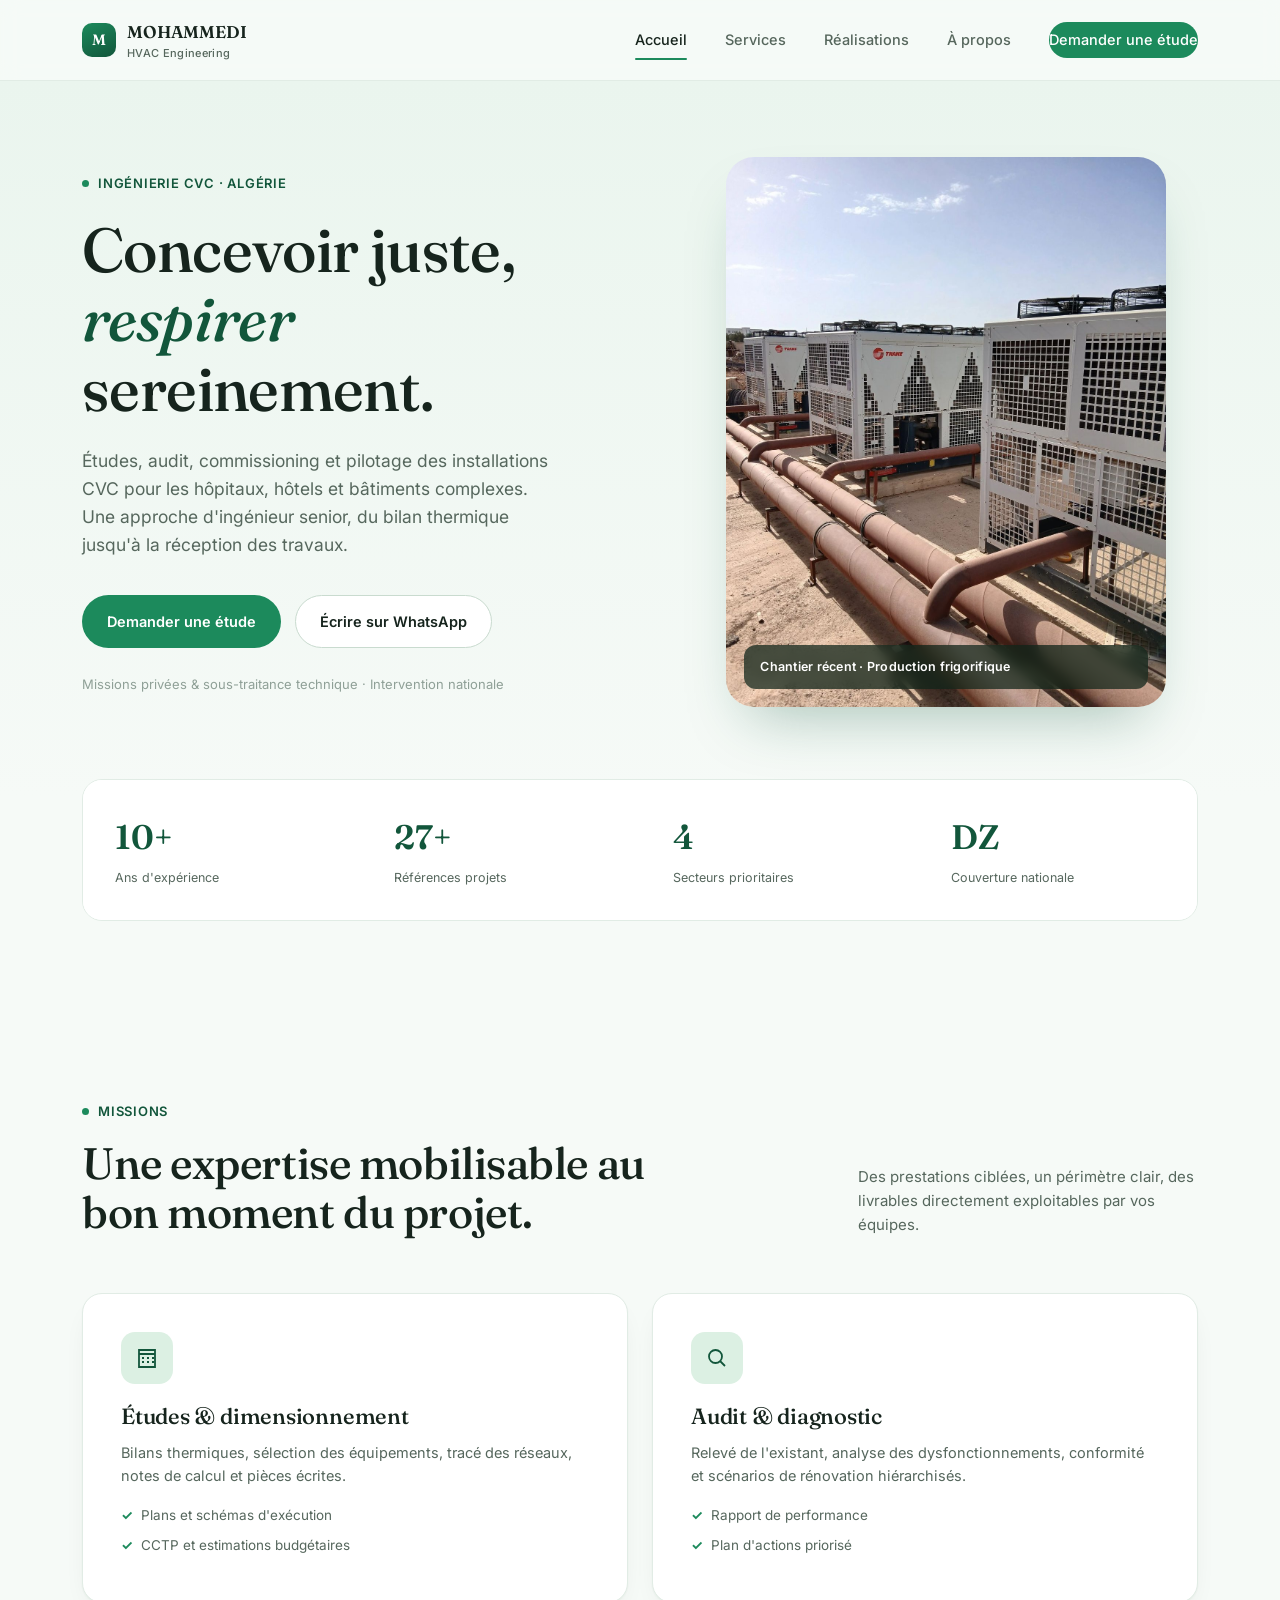
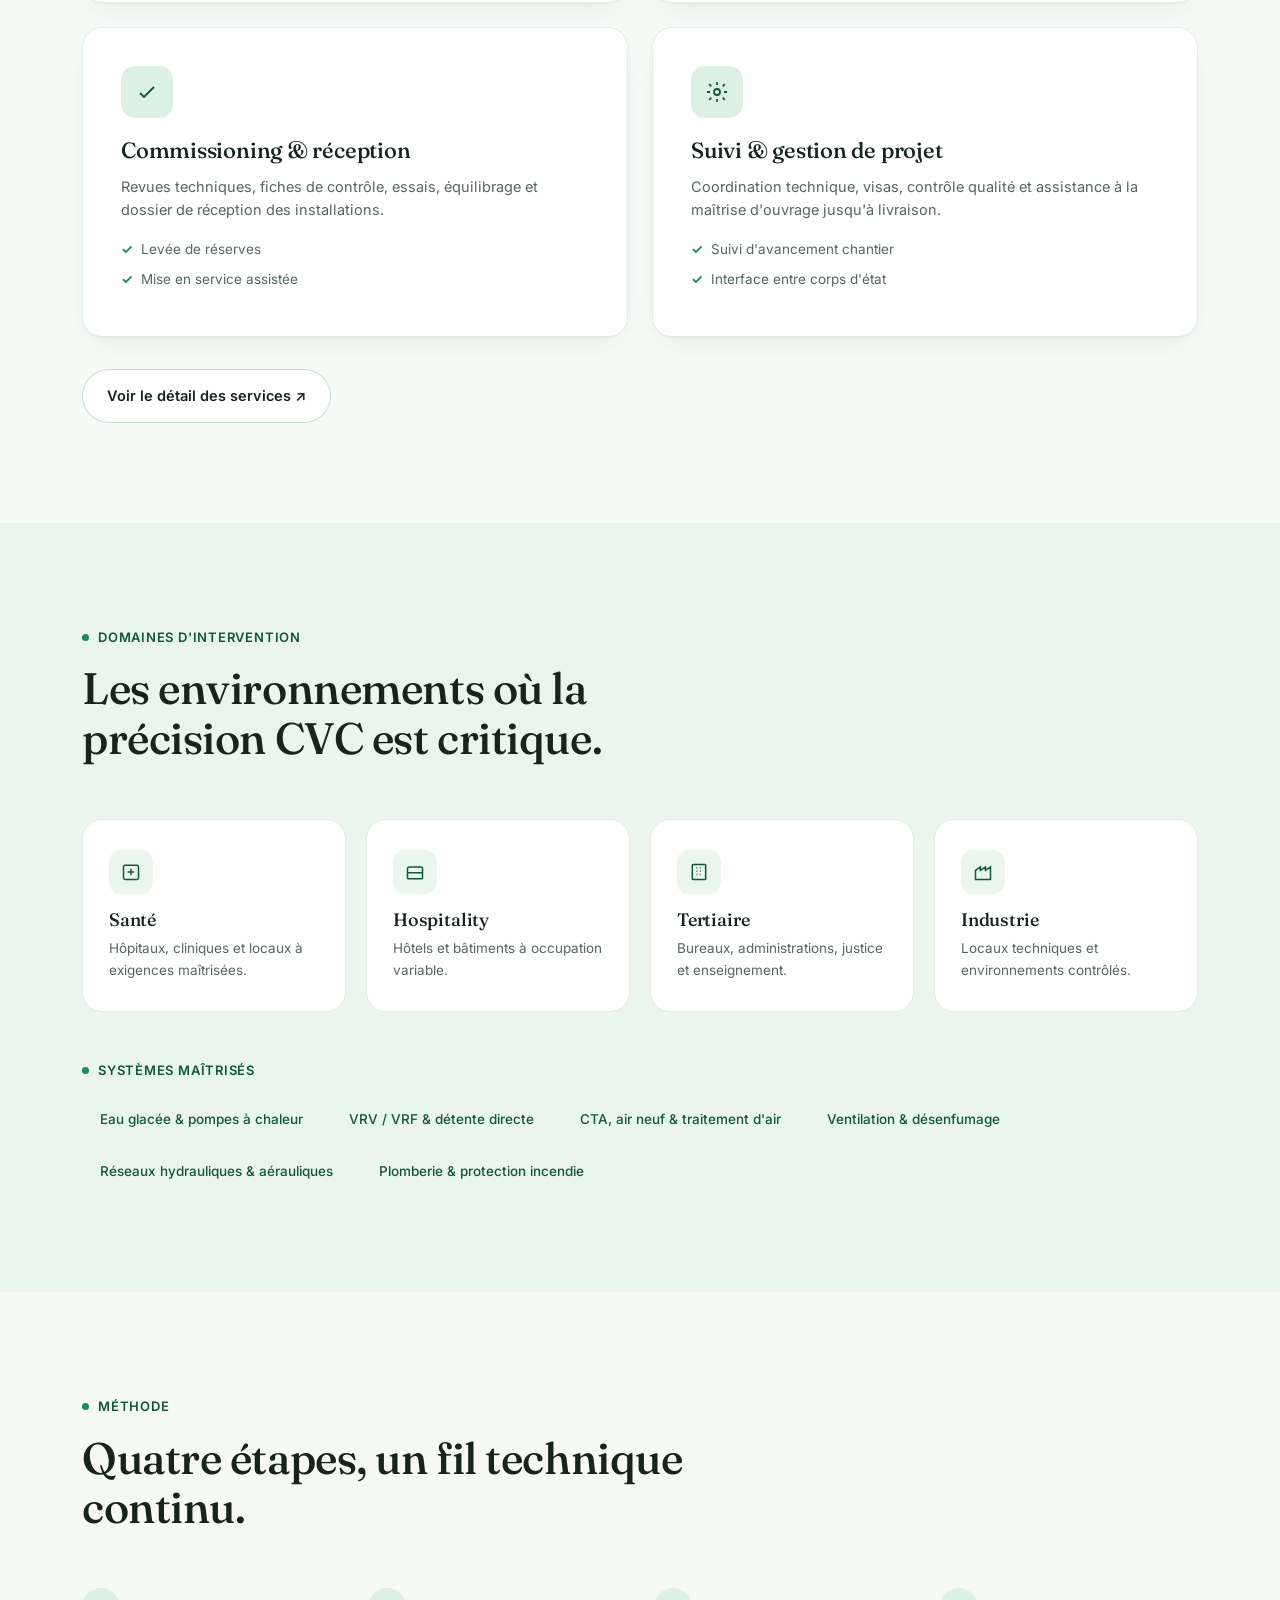
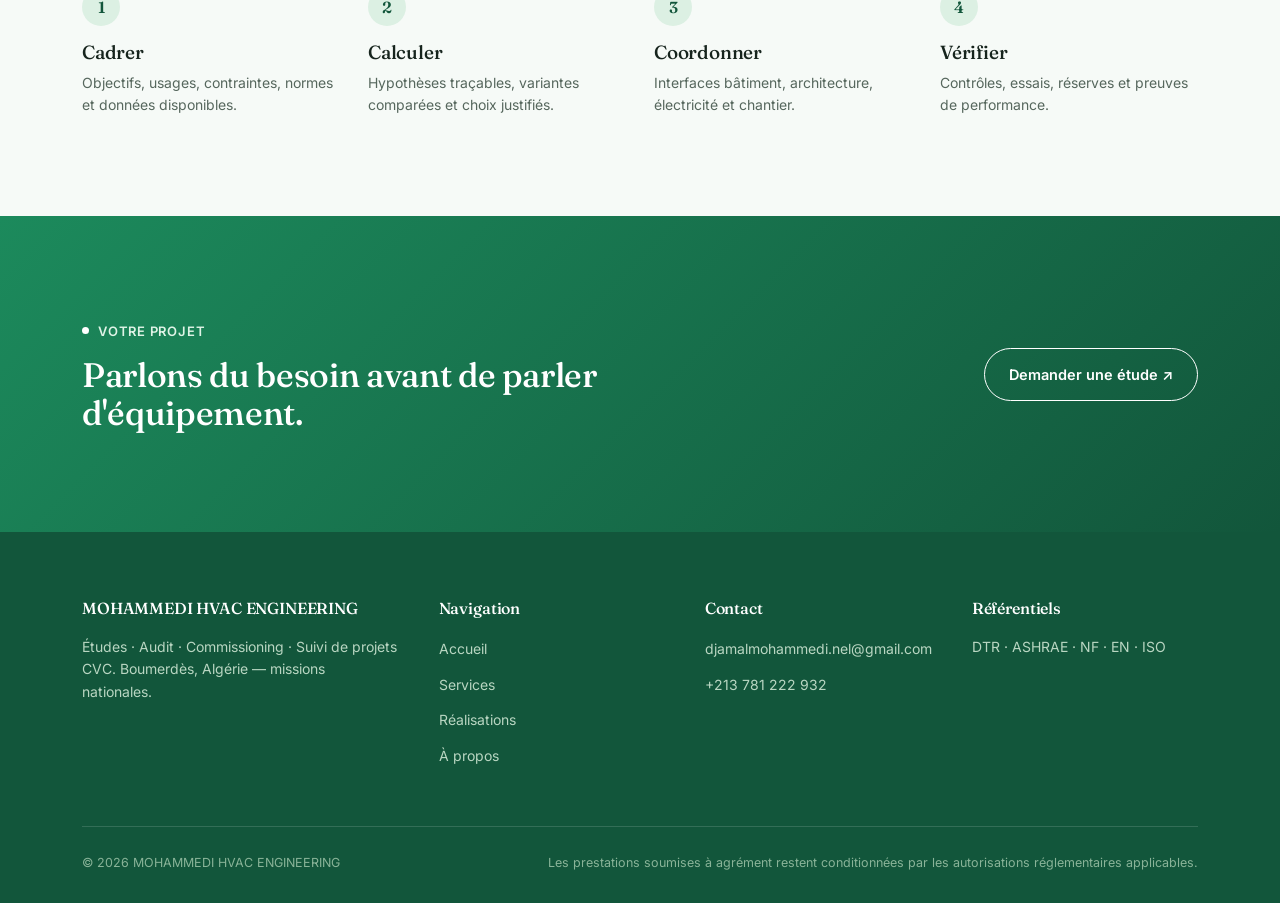
<file: index.html>
<!doctype html>
<html lang="fr">
<head>
<meta charset="utf-8">
<meta name="viewport" content="width=device-width, initial-scale=1">
<title>MOHAMMEDI HVAC ENGINEERING — Ingénierie CVC en Algérie</title>
<meta name="description" content="Études, audit, commissioning et suivi de projets CVC pour la santé, l'hôtellerie et les bâtiments complexes. Ingénieur senior basé à Boumerdès, missions dans toute l'Algérie.">
<link rel="canonical" href="https://djamalmohammedinel-droid.github.io/mohammedi-hvac-engineering/">
<link rel="preconnect" href="https://fonts.googleapis.com">
<link rel="preconnect" href="https://fonts.gstatic.com" crossorigin>
<link href="https://fonts.googleapis.com/css2?family=Fraunces:opsz,wght@9..144,400;9..144,500;9..144,600&family=Inter:wght@400;500;600;700&display=swap" rel="stylesheet">
<link rel="stylesheet" href="styles.css">
<link rel="stylesheet" href="components.css">
</head>
<body>

<header class="site-header">
  <div class="wrap">
    <a class="logo" href="index.html">
      <span class="logo-mark">M</span>
      <span>MOHAMMEDI<br><small>HVAC Engineering</small></span>
    </a>
    <nav class="main-nav" aria-label="Navigation principale">
      <a href="index.html" aria-current="page">Accueil</a>
      <a href="services.html">Services</a>
      <a href="realisations.html">Réalisations</a>
      <a href="apropos.html">À propos</a>
      <a href="contact.html" class="nav-cta">Demander une étude</a>
    </nav>
    <button class="nav-toggle" aria-label="Ouvrir le menu" aria-expanded="false">
      <span></span><span></span><span></span>
    </button>
  </div>
</header>

<main>

  <!-- HERO -->
  <section class="hero">
    <div class="wrap hero-grid">
      <div>
        <span class="eyebrow">Ingénierie CVC · Algérie</span>
        <h1>Concevoir juste,<br><em>respirer</em> sereinement.</h1>
        <p class="lede">Études, audit, commissioning et pilotage des installations CVC pour les hôpitaux, hôtels et bâtiments complexes. Une approche d'ingénieur senior, du bilan thermique jusqu'à la réception des travaux.</p>
        <div class="hero-actions">
          <a href="contact.html" class="btn btn-primary">Demander une étude</a>
          <a href="https://wa.me/213781222932" class="btn btn-ghost">Écrire sur WhatsApp</a>
        </div>
        <p class="hero-note">Missions privées &amp; sous-traitance technique · Intervention nationale</p>
      </div>

      <div class="hero-photo">
        <img src="projects/chillers-trane.jpg" alt="Groupes d'eau glacée installés en toiture technique">
        <div class="hero-photo-tag">Chantier récent · Production frigorifique</div>
      </div>
    </div>

    <div class="wrap" style="padding-bottom:76px;">
      <div class="stats-bar">
        <div><b>10+</b><span>Ans d'expérience</span></div>
        <div><b>27+</b><span>Références projets</span></div>
        <div><b>4</b><span>Secteurs prioritaires</span></div>
        <div><b>DZ</b><span>Couverture nationale</span></div>
      </div>
    </div>
  </section>

  <!-- SERVICES -->
  <section id="services">
    <div class="wrap">
      <div class="section-head">
        <div>
          <span class="eyebrow">Missions</span>
          <h2>Une expertise mobilisable au bon moment du projet.</h2>
        </div>
        <p class="desc">Des prestations ciblées, un périmètre clair, des livrables directement exploitables par vos équipes.</p>
      </div>

      <div class="service-grid">
        <div class="service-card">
          <div class="icon"><svg width="24" height="24" viewBox="0 0 24 24" fill="none" stroke="currentColor" stroke-width="1.8"><path d="M4 4h16v4H4zM7 12h2m3 0h2m3 0h2M7 16h2m3 0h2m3 0h2M4 8v13h16V8"/></svg></div>
          <h3>Études &amp; dimensionnement</h3>
          <p>Bilans thermiques, sélection des équipements, tracé des réseaux, notes de calcul et pièces écrites.</p>
          <ul>
            <li>Plans et schémas d'exécution</li>
            <li>CCTP et estimations budgétaires</li>
          </ul>
        </div>
        <div class="service-card">
          <div class="icon"><svg width="24" height="24" viewBox="0 0 24 24" fill="none" stroke="currentColor" stroke-width="1.8"><circle cx="10.5" cy="10.5" r="6.5"/><path d="M20 20l-5-5"/></svg></div>
          <h3>Audit &amp; diagnostic</h3>
          <p>Relevé de l'existant, analyse des dysfonctionnements, conformité et scénarios de rénovation hiérarchisés.</p>
          <ul>
            <li>Rapport de performance</li>
            <li>Plan d'actions priorisé</li>
          </ul>
        </div>
        <div class="service-card">
          <div class="icon"><svg width="24" height="24" viewBox="0 0 24 24" fill="none" stroke="currentColor" stroke-width="1.8"><path d="M5 13l4 4L19 7"/></svg></div>
          <h3>Commissioning &amp; réception</h3>
          <p>Revues techniques, fiches de contrôle, essais, équilibrage et dossier de réception des installations.</p>
          <ul>
            <li>Levée de réserves</li>
            <li>Mise en service assistée</li>
          </ul>
        </div>
        <div class="service-card">
          <div class="icon"><svg width="24" height="24" viewBox="0 0 24 24" fill="none" stroke="currentColor" stroke-width="1.8"><circle cx="12" cy="12" r="3"/><path d="M12 2v3M12 19v3M4.2 4.2l2.1 2.1M17.7 17.7l2.1 2.1M2 12h3M19 12h3M4.2 19.8l2.1-2.1M17.7 6.3l2.1-2.1"/></svg></div>
          <h3>Suivi &amp; gestion de projet</h3>
          <p>Coordination technique, visas, contrôle qualité et assistance à la maîtrise d'ouvrage jusqu'à livraison.</p>
          <ul>
            <li>Suivi d'avancement chantier</li>
            <li>Interface entre corps d'état</li>
          </ul>
        </div>
      </div>

      <p style="margin-top:32px;"><a href="services.html" class="btn btn-ghost">Voir le détail des services ↗</a></p>
    </div>
  </section>

  <!-- SECTEURS -->
  <section id="secteurs" style="background:var(--panel);">
    <div class="wrap">
      <div class="section-head">
        <div>
          <span class="eyebrow">Domaines d'intervention</span>
          <h2>Les environnements où la précision CVC est critique.</h2>
        </div>
      </div>

      <div class="sector-grid">
        <div class="sector-card">
          <div class="icon"><svg width="20" height="20" viewBox="0 0 24 24" fill="none" stroke="currentColor" stroke-width="1.8"><path d="M12 8v8M8 12h8"/><rect x="3" y="4" width="18" height="17" rx="2"/></svg></div>
          <h4>Santé</h4>
          <p>Hôpitaux, cliniques et locaux à exigences maîtrisées.</p>
        </div>
        <div class="sector-card">
          <div class="icon"><svg width="20" height="20" viewBox="0 0 24 24" fill="none" stroke="currentColor" stroke-width="1.8"><path d="M3 20V8a2 2 0 012-2h14a2 2 0 012 2v12M3 20h18M3 13h18"/></svg></div>
          <h4>Hospitality</h4>
          <p>Hôtels et bâtiments à occupation variable.</p>
        </div>
        <div class="sector-card">
          <div class="icon"><svg width="20" height="20" viewBox="0 0 24 24" fill="none" stroke="currentColor" stroke-width="1.8"><rect x="4" y="3" width="16" height="18" rx="1"/><path d="M9 7h1m3 0h1M9 11h1m3 0h1M9 15h1m3 0h1"/></svg></div>
          <h4>Tertiaire</h4>
          <p>Bureaux, administrations, justice et enseignement.</p>
        </div>
        <div class="sector-card">
          <div class="icon"><svg width="20" height="20" viewBox="0 0 24 24" fill="none" stroke="currentColor" stroke-width="1.8"><path d="M3 21V10l6-4v4l6-4v4l6-4v15H3z"/></svg></div>
          <h4>Industrie</h4>
          <p>Locaux techniques et environnements contrôlés.</p>
        </div>
      </div>

      <div style="margin-top:44px;">
        <span class="eyebrow" style="margin-bottom:18px; display:inline-flex;">Systèmes maîtrisés</span>
        <div class="system-tags">
          <span>Eau glacée &amp; pompes à chaleur</span>
          <span>VRV / VRF &amp; détente directe</span>
          <span>CTA, air neuf &amp; traitement d'air</span>
          <span>Ventilation &amp; désenfumage</span>
          <span>Réseaux hydrauliques &amp; aérauliques</span>
          <span>Plomberie &amp; protection incendie</span>
        </div>
      </div>
    </div>
  </section>

  <!-- MÉTHODE -->
  <section id="methode">
    <div class="wrap">
      <div class="section-head">
        <div>
          <span class="eyebrow">Méthode</span>
          <h2>Quatre étapes, un fil technique continu.</h2>
        </div>
      </div>

      <div class="method-list">
        <div class="method-item">
          <div class="num">1</div>
          <h4>Cadrer</h4>
          <p>Objectifs, usages, contraintes, normes et données disponibles.</p>
        </div>
        <div class="method-item">
          <div class="num">2</div>
          <h4>Calculer</h4>
          <p>Hypothèses traçables, variantes comparées et choix justifiés.</p>
        </div>
        <div class="method-item">
          <div class="num">3</div>
          <h4>Coordonner</h4>
          <p>Interfaces bâtiment, architecture, électricité et chantier.</p>
        </div>
        <div class="method-item">
          <div class="num">4</div>
          <h4>Vérifier</h4>
          <p>Contrôles, essais, réserves et preuves de performance.</p>
        </div>
      </div>
    </div>
  </section>

  <!-- CTA -->
  <section class="cta-band">
    <div class="wrap cta-inner">
      <div>
        <span class="eyebrow">Votre projet</span>
        <h2 style="margin-top:14px;">Parlons du besoin avant de parler d'équipement.</h2>
      </div>
      <a href="contact.html" class="btn btn-outline">Demander une étude ↗</a>
    </div>
  </section>

</main>

<footer class="site-footer">
  <div class="wrap">
    <div class="footer-top">
      <div>
        <h4>MOHAMMEDI HVAC ENGINEERING</h4>
        <p>Études · Audit · Commissioning · Suivi de projets CVC. Boumerdès, Algérie — missions nationales.</p>
      </div>
      <div>
        <h4>Navigation</h4>
        <ul>
          <li><a href="index.html">Accueil</a></li>
          <li><a href="services.html">Services</a></li>
          <li><a href="realisations.html">Réalisations</a></li>
          <li><a href="apropos.html">À propos</a></li>
        </ul>
      </div>
      <div>
        <h4>Contact</h4>
        <ul>
          <li><a href="mailto:djamalmohammedi.nel@gmail.com">djamalmohammedi.nel@gmail.com</a></li>
          <li><a href="https://wa.me/213781222932">+213 781 222 932</a></li>
        </ul>
      </div>
      <div>
        <h4>Référentiels</h4>
        <p>DTR · ASHRAE · NF · EN · ISO</p>
      </div>
    </div>
    <div class="footer-bottom">
      <span>© 2026 MOHAMMEDI HVAC ENGINEERING</span>
      <span>Les prestations soumises à agrément restent conditionnées par les autorisations réglementaires applicables.</span>
    </div>
  </div>
</footer>

<script src="nav.js"></script>
</body>
</html>
</file>
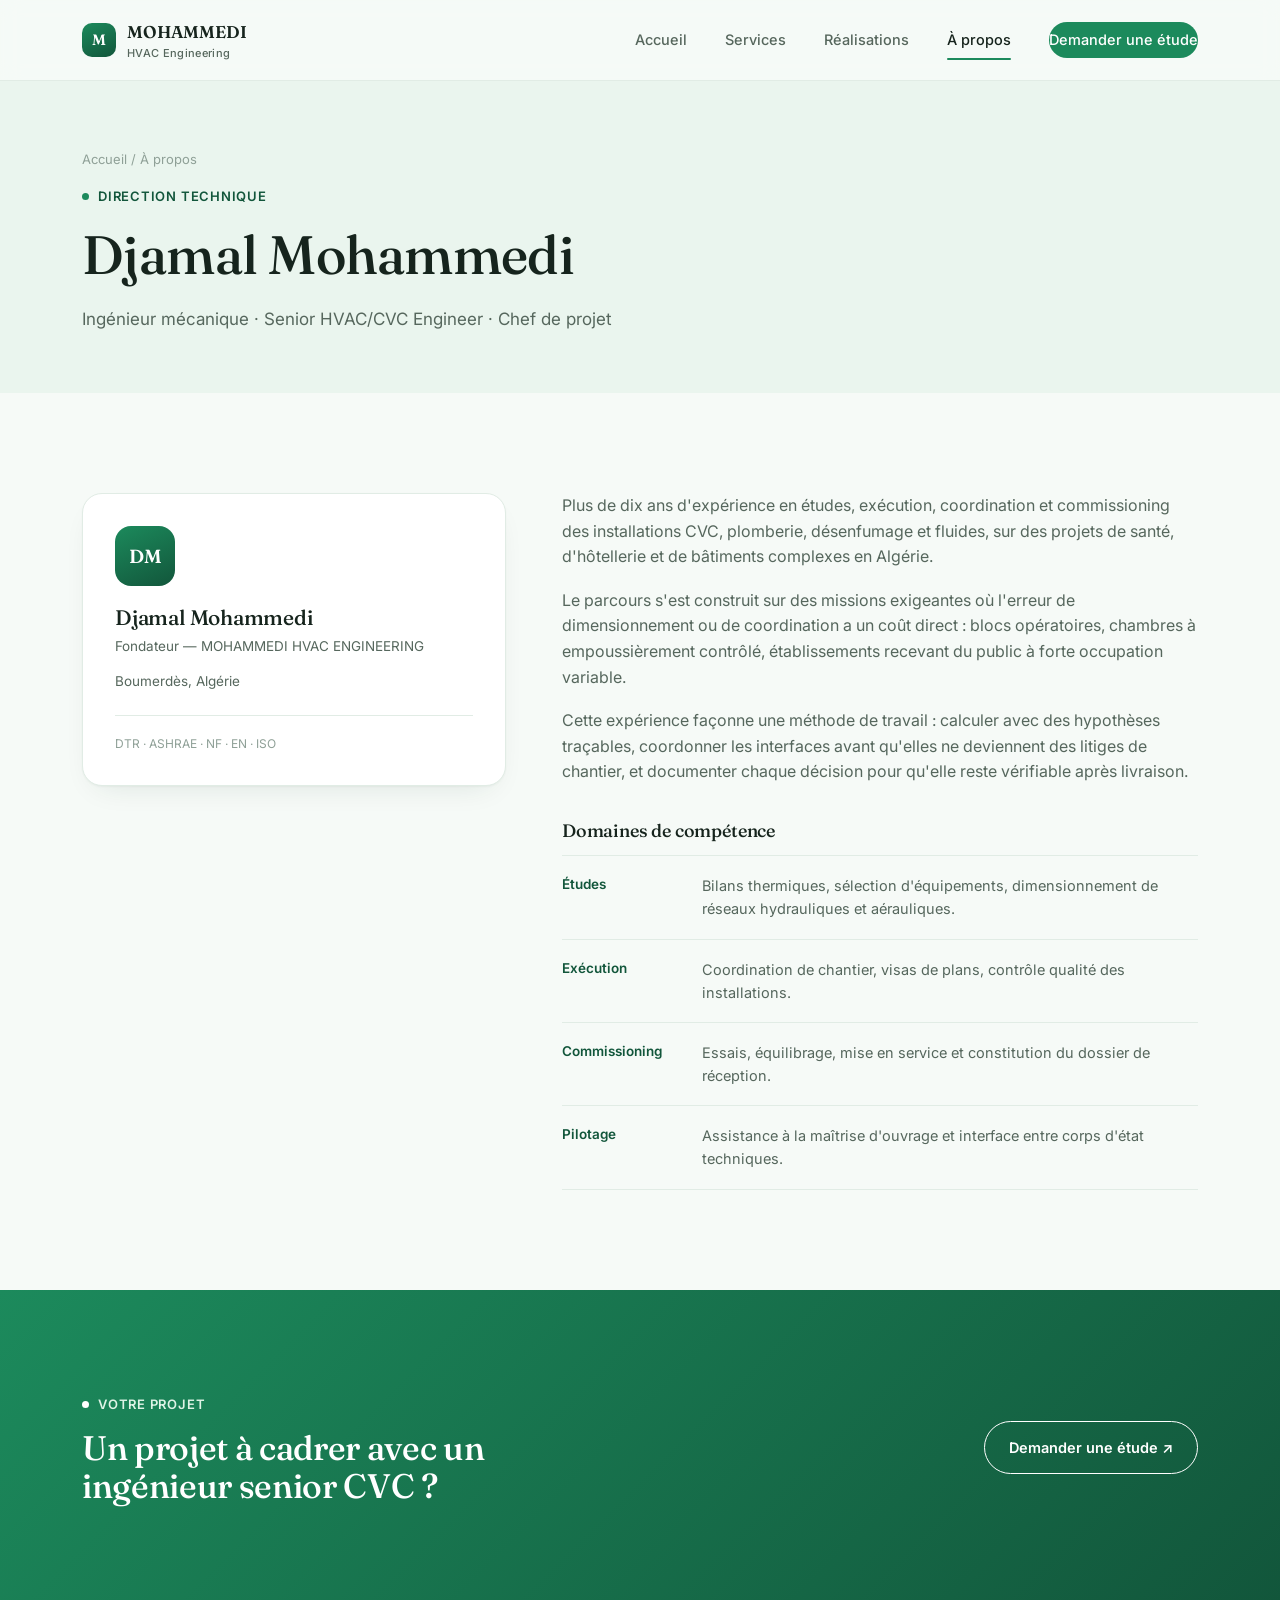
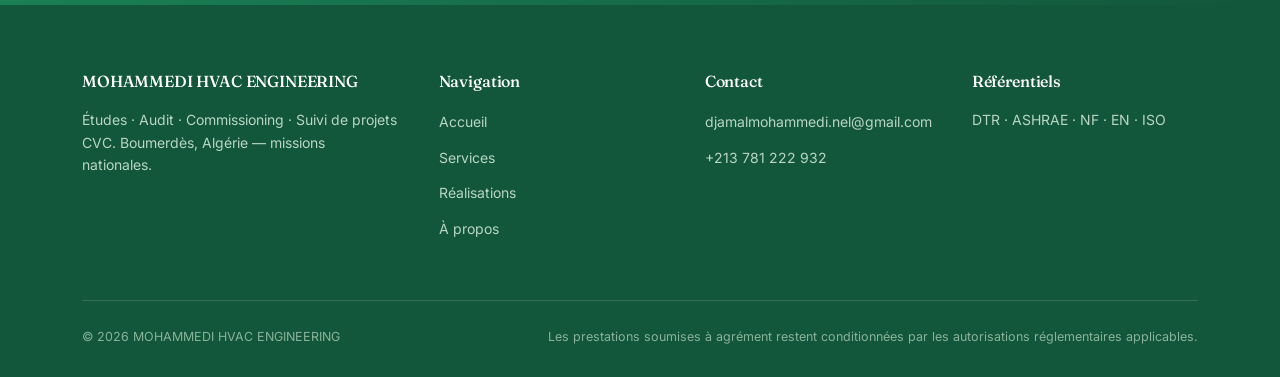
<file: apropos.html>
<!doctype html>
<html lang="fr">
<head>
<meta charset="utf-8">
<meta name="viewport" content="width=device-width, initial-scale=1">
<title>À propos — Djamal Mohammedi, ingénieur CVC</title>
<meta name="description" content="Djamal Mohammedi, ingénieur mécanique senior HVAC/CVC, plus de dix ans d'expérience en études, exécution, coordination et commissioning en Algérie.">
<link rel="canonical" href="https://djamalmohammedinel-droid.github.io/mohammedi-hvac-engineering/apropos.html">
<link rel="preconnect" href="https://fonts.googleapis.com">
<link rel="preconnect" href="https://fonts.gstatic.com" crossorigin>
<link href="https://fonts.googleapis.com/css2?family=Fraunces:opsz,wght@9..144,400;9..144,500;9..144,600&family=Inter:wght@400;500;600;700&display=swap" rel="stylesheet">
<link rel="stylesheet" href="styles.css">
<link rel="stylesheet" href="components.css">
</head>
<body>

<header class="site-header">
  <div class="wrap">
    <a class="logo" href="index.html">
      <span class="logo-mark">M</span>
      <span>MOHAMMEDI<br><small>HVAC Engineering</small></span>
    </a>
    <nav class="main-nav" aria-label="Navigation principale">
      <a href="index.html">Accueil</a>
      <a href="services.html">Services</a>
      <a href="realisations.html">Réalisations</a>
      <a href="apropos.html" aria-current="page">À propos</a>
      <a href="contact.html" class="nav-cta">Demander une étude</a>
    </nav>
    <button class="nav-toggle" aria-label="Ouvrir le menu" aria-expanded="false">
      <span></span><span></span><span></span>
    </button>
  </div>
</header>

<main>

  <section class="page-hero">
    <div class="wrap">
      <p class="breadcrumb"><a href="index.html">Accueil</a> / À propos</p>
      <span class="eyebrow">Direction technique</span>
      <h1>Djamal Mohammedi</h1>
      <p class="lede">Ingénieur mécanique · Senior HVAC/CVC Engineer · Chef de projet</p>
    </div>
  </section>

  <section>
    <div class="wrap bio-grid">
      <div class="bio-card">
        <div class="initials">DM</div>
        <h3>Djamal Mohammedi</h3>
        <p class="role">Fondateur — MOHAMMEDI HVAC ENGINEERING</p>
        <p class="role" style="margin-top:14px;">Boumerdès, Algérie</p>
        <div class="refs">DTR · ASHRAE · NF · EN · ISO</div>
      </div>
      <div class="bio-body">
        <p>Plus de dix ans d'expérience en études, exécution, coordination et commissioning des installations CVC, plomberie, désenfumage et fluides, sur des projets de santé, d'hôtellerie et de bâtiments complexes en Algérie.</p>
        <p>Le parcours s'est construit sur des missions exigeantes où l'erreur de dimensionnement ou de coordination a un coût direct : blocs opératoires, chambres à empoussièrement contrôlé, établissements recevant du public à forte occupation variable.</p>
        <p>Cette expérience façonne une méthode de travail : calculer avec des hypothèses traçables, coordonner les interfaces avant qu'elles ne deviennent des litiges de chantier, et documenter chaque décision pour qu'elle reste vérifiable après livraison.</p>

        <h4 style="margin-top:36px; font-size:18px;">Domaines de compétence</h4>
        <ul class="timeline" style="margin-top:14px;">
          <li><span class="yr">Études</span><span class="txt">Bilans thermiques, sélection d'équipements, dimensionnement de réseaux hydrauliques et aérauliques.</span></li>
          <li><span class="yr">Exécution</span><span class="txt">Coordination de chantier, visas de plans, contrôle qualité des installations.</span></li>
          <li><span class="yr">Commissioning</span><span class="txt">Essais, équilibrage, mise en service et constitution du dossier de réception.</span></li>
          <li><span class="yr">Pilotage</span><span class="txt">Assistance à la maîtrise d'ouvrage et interface entre corps d'état techniques.</span></li>
        </ul>
      </div>
    </div>
  </section>

  <section class="cta-band">
    <div class="wrap cta-inner">
      <div>
        <span class="eyebrow">Votre projet</span>
        <h2 style="margin-top:14px;">Un projet à cadrer avec un ingénieur senior CVC ?</h2>
      </div>
      <a href="contact.html" class="btn btn-outline">Demander une étude ↗</a>
    </div>
  </section>

</main>

<footer class="site-footer">
  <div class="wrap">
    <div class="footer-top">
      <div>
        <h4>MOHAMMEDI HVAC ENGINEERING</h4>
        <p>Études · Audit · Commissioning · Suivi de projets CVC. Boumerdès, Algérie — missions nationales.</p>
      </div>
      <div>
        <h4>Navigation</h4>
        <ul>
          <li><a href="index.html">Accueil</a></li>
          <li><a href="services.html">Services</a></li>
          <li><a href="realisations.html">Réalisations</a></li>
          <li><a href="apropos.html">À propos</a></li>
        </ul>
      </div>
      <div>
        <h4>Contact</h4>
        <ul>
          <li><a href="mailto:djamalmohammedi.nel@gmail.com">djamalmohammedi.nel@gmail.com</a></li>
          <li><a href="https://wa.me/213781222932">+213 781 222 932</a></li>
        </ul>
      </div>
      <div>
        <h4>Référentiels</h4>
        <p>DTR · ASHRAE · NF · EN · ISO</p>
      </div>
    </div>
    <div class="footer-bottom">
      <span>© 2026 MOHAMMEDI HVAC ENGINEERING</span>
      <span>Les prestations soumises à agrément restent conditionnées par les autorisations réglementaires applicables.</span>
    </div>
  </div>
</footer>

<script src="nav.js"></script>
</body>
</html>
</file>
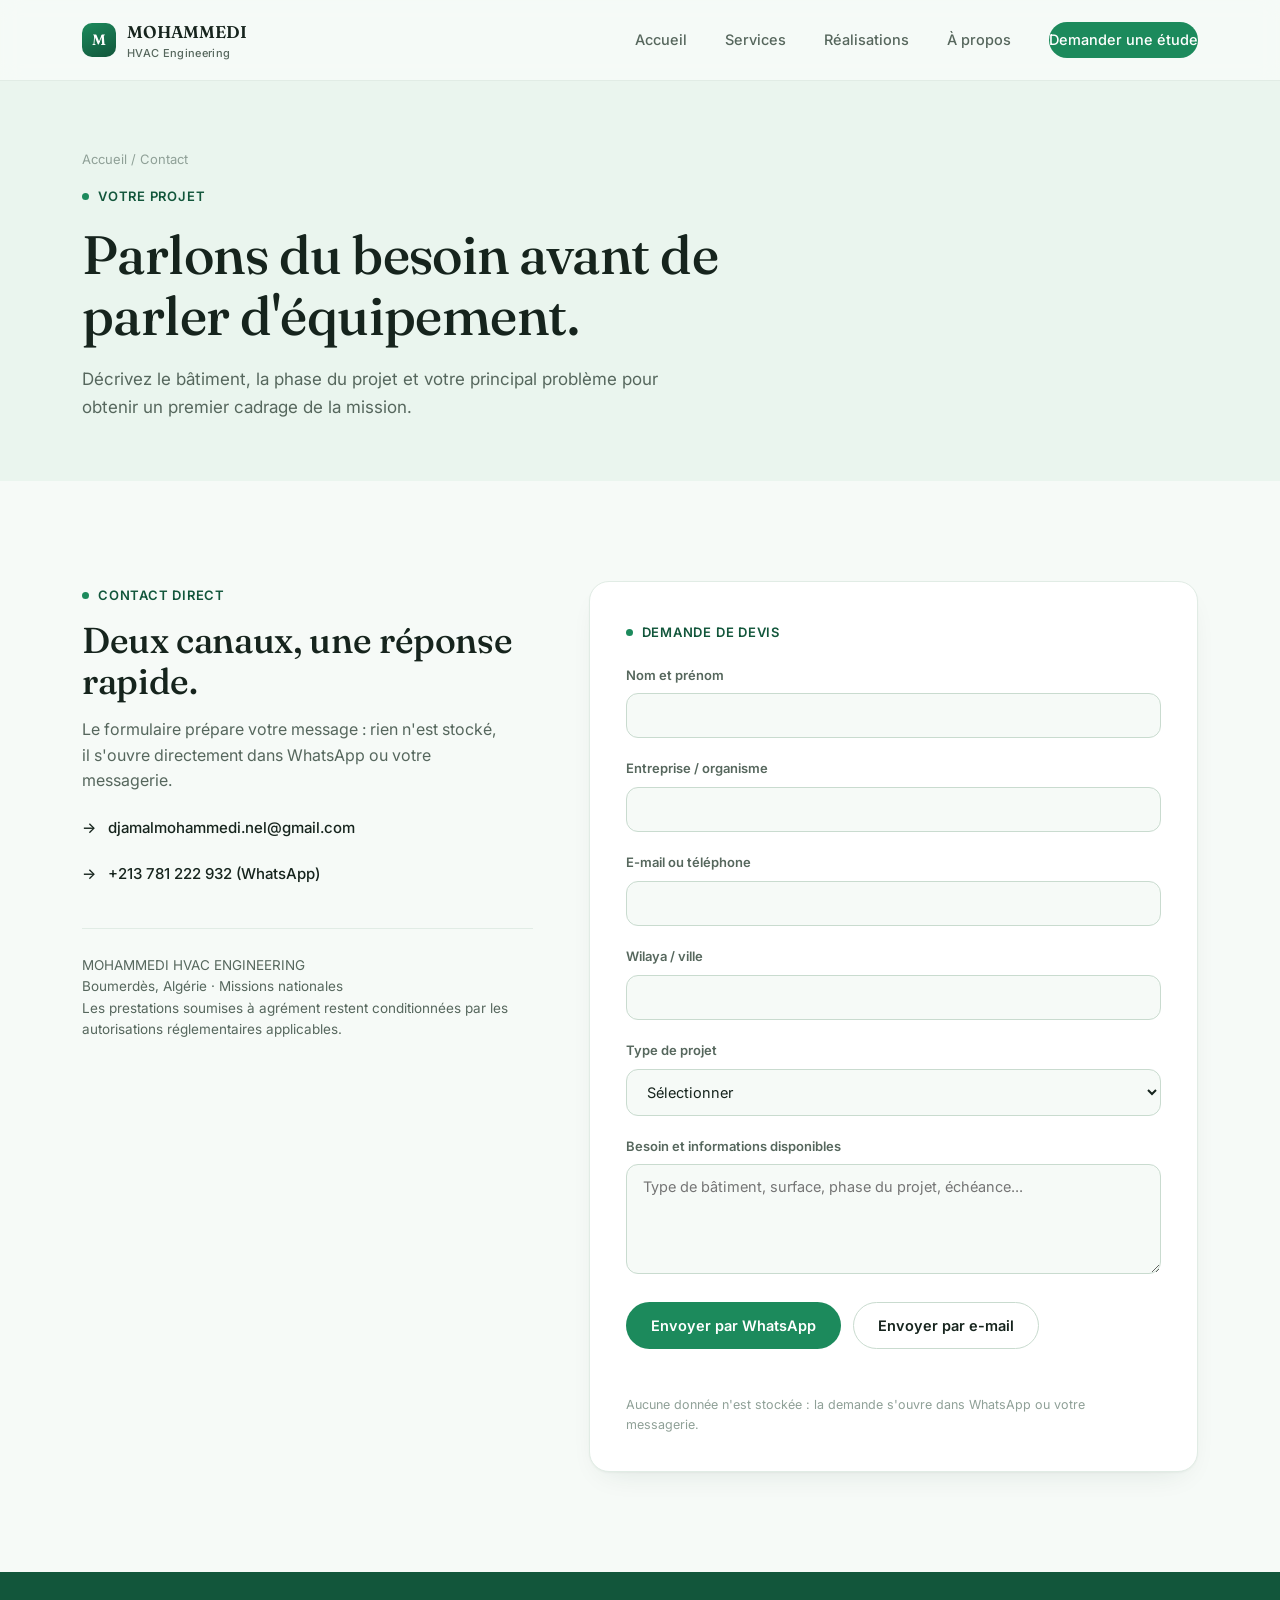
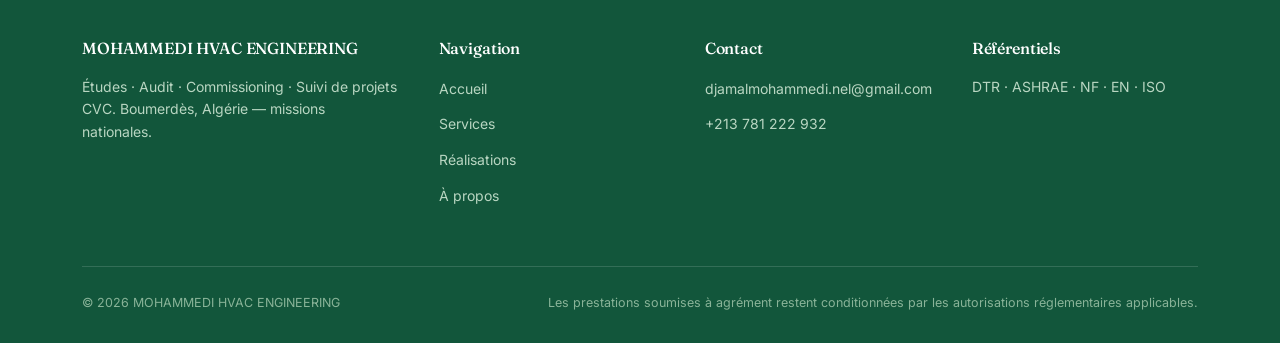
<file: contact.html>
<!doctype html>
<html lang="fr">
<head>
<meta charset="utf-8">
<meta name="viewport" content="width=device-width, initial-scale=1">
<title>Contact — MOHAMMEDI HVAC ENGINEERING</title>
<meta name="description" content="Décrivez le bâtiment, la phase du projet et votre besoin pour obtenir un premier cadrage de mission. Contact direct par WhatsApp ou e-mail.">
<link rel="canonical" href="https://djamalmohammedinel-droid.github.io/mohammedi-hvac-engineering/contact.html">
<link rel="preconnect" href="https://fonts.googleapis.com">
<link rel="preconnect" href="https://fonts.gstatic.com" crossorigin>
<link href="https://fonts.googleapis.com/css2?family=Fraunces:opsz,wght@9..144,400;9..144,500;9..144,600&family=Inter:wght@400;500;600;700&display=swap" rel="stylesheet">
<link rel="stylesheet" href="styles.css">
<link rel="stylesheet" href="components.css">
</head>
<body>

<header class="site-header">
  <div class="wrap">
    <a class="logo" href="index.html">
      <span class="logo-mark">M</span>
      <span>MOHAMMEDI<br><small>HVAC Engineering</small></span>
    </a>
    <nav class="main-nav" aria-label="Navigation principale">
      <a href="index.html">Accueil</a>
      <a href="services.html">Services</a>
      <a href="realisations.html">Réalisations</a>
      <a href="apropos.html">À propos</a>
      <a href="contact.html" class="nav-cta" aria-current="page">Demander une étude</a>
    </nav>
    <button class="nav-toggle" aria-label="Ouvrir le menu" aria-expanded="false">
      <span></span><span></span><span></span>
    </button>
  </div>
</header>

<main>

  <section class="page-hero">
    <div class="wrap">
      <p class="breadcrumb"><a href="index.html">Accueil</a> / Contact</p>
      <span class="eyebrow">Votre projet</span>
      <h1>Parlons du besoin avant de parler d'équipement.</h1>
      <p class="lede">Décrivez le bâtiment, la phase du projet et votre principal problème pour obtenir un premier cadrage de la mission.</p>
    </div>
  </section>

  <section>
    <div class="wrap contact-grid">

      <div class="contact-info">
        <span class="eyebrow">Contact direct</span>
        <h2 style="margin-top:14px;">Deux canaux, une réponse rapide.</h2>
        <p class="lede">Le formulaire prépare votre message : rien n'est stocké, il s'ouvre directement dans WhatsApp ou votre messagerie.</p>

        <div class="contact-line">→ <a href="mailto:djamalmohammedi.nel@gmail.com">djamalmohammedi.nel@gmail.com</a></div>
        <div class="contact-line">→ <a href="https://wa.me/213781222932">+213 781 222 932 (WhatsApp)</a></div>

        <div class="contact-meta">
          MOHAMMEDI HVAC ENGINEERING<br>
          Boumerdès, Algérie · Missions nationales<br>
          Les prestations soumises à agrément restent conditionnées par les autorisations réglementaires applicables.
        </div>
      </div>

      <div class="form-panel">
        <span class="eyebrow" style="margin-bottom:22px; display:inline-flex;">Demande de devis</span>
        <form id="quote-form">
          <div class="field">
            <label for="name">Nom et prénom</label>
            <input type="text" id="name" name="name" autocomplete="name">
          </div>
          <div class="field">
            <label for="org">Entreprise / organisme</label>
            <input type="text" id="org" name="org" autocomplete="organization">
          </div>
          <div class="field">
            <label for="contact">E-mail ou téléphone</label>
            <input type="text" id="contact" name="contact" autocomplete="email">
          </div>
          <div class="field">
            <label for="city">Wilaya / ville</label>
            <input type="text" id="city" name="city" autocomplete="address-level2">
          </div>
          <div class="field">
            <label for="type">Type de projet</label>
            <select id="type" name="type">
              <option value="">Sélectionner</option>
              <option>Études &amp; dimensionnement</option>
              <option>Audit &amp; diagnostic</option>
              <option>Commissioning &amp; réception</option>
              <option>Suivi &amp; gestion de projet</option>
              <option>Autre</option>
            </select>
          </div>
          <div class="field">
            <label for="details">Besoin et informations disponibles</label>
            <textarea id="details" name="details" placeholder="Type de bâtiment, surface, phase du projet, échéance..."></textarea>
          </div>

          <div class="form-actions">
            <button type="button" id="send-whatsapp" class="btn btn-primary">Envoyer par WhatsApp</button>
            <button type="button" id="send-email" class="btn btn-ghost">Envoyer par e-mail</button>
          </div>
          <p class="form-status" id="form-status"></p>
          <p class="form-note">Aucune donnée n'est stockée : la demande s'ouvre dans WhatsApp ou votre messagerie.</p>
        </form>
      </div>

    </div>
  </section>

</main>

<footer class="site-footer">
  <div class="wrap">
    <div class="footer-top">
      <div>
        <h4>MOHAMMEDI HVAC ENGINEERING</h4>
        <p>Études · Audit · Commissioning · Suivi de projets CVC. Boumerdès, Algérie — missions nationales.</p>
      </div>
      <div>
        <h4>Navigation</h4>
        <ul>
          <li><a href="index.html">Accueil</a></li>
          <li><a href="services.html">Services</a></li>
          <li><a href="realisations.html">Réalisations</a></li>
          <li><a href="apropos.html">À propos</a></li>
        </ul>
      </div>
      <div>
        <h4>Contact</h4>
        <ul>
          <li><a href="mailto:djamalmohammedi.nel@gmail.com">djamalmohammedi.nel@gmail.com</a></li>
          <li><a href="https://wa.me/213781222932">+213 781 222 932</a></li>
        </ul>
      </div>
      <div>
        <h4>Référentiels</h4>
        <p>DTR · ASHRAE · NF · EN · ISO</p>
      </div>
    </div>
    <div class="footer-bottom">
      <span>© 2026 MOHAMMEDI HVAC ENGINEERING</span>
      <span>Les prestations soumises à agrément restent conditionnées par les autorisations réglementaires applicables.</span>
    </div>
  </div>
</footer>

<script src="nav.js"></script>
<script src="contact.js"></script>
</body>
</html>
</file>
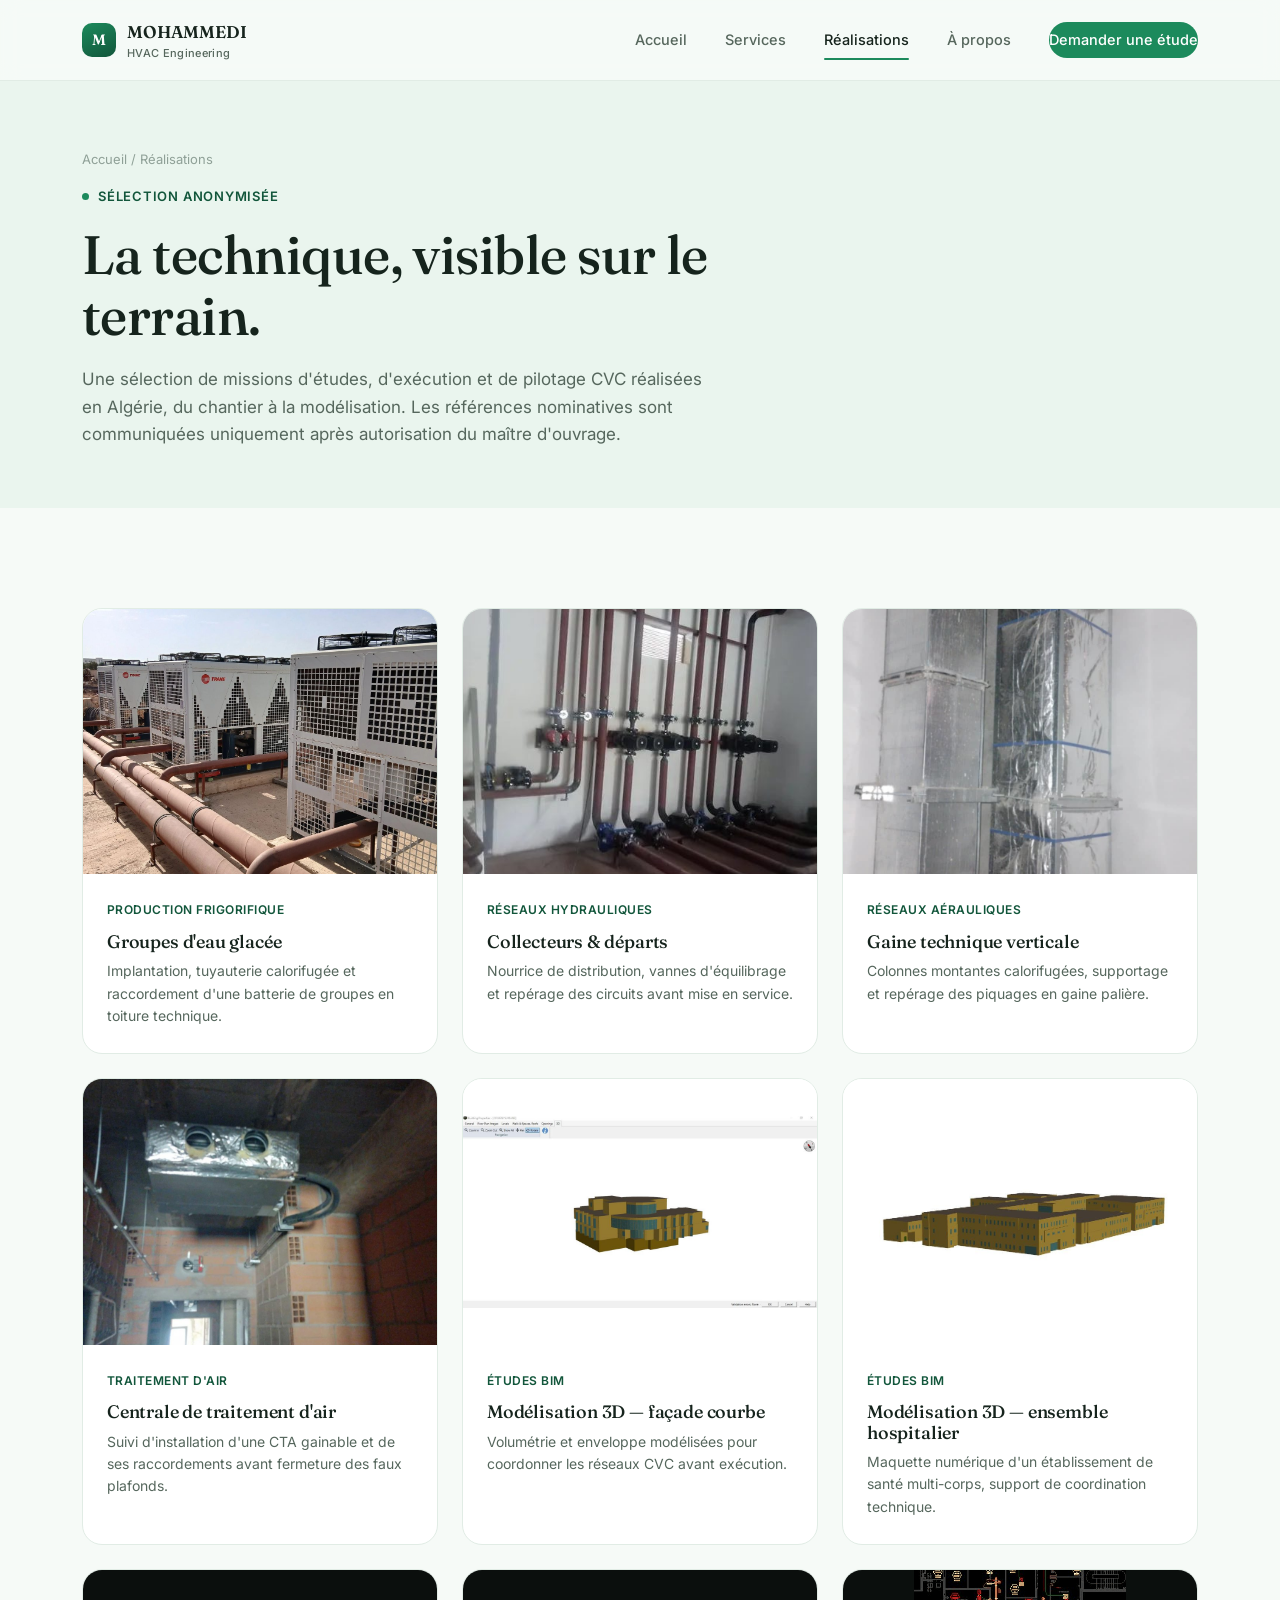
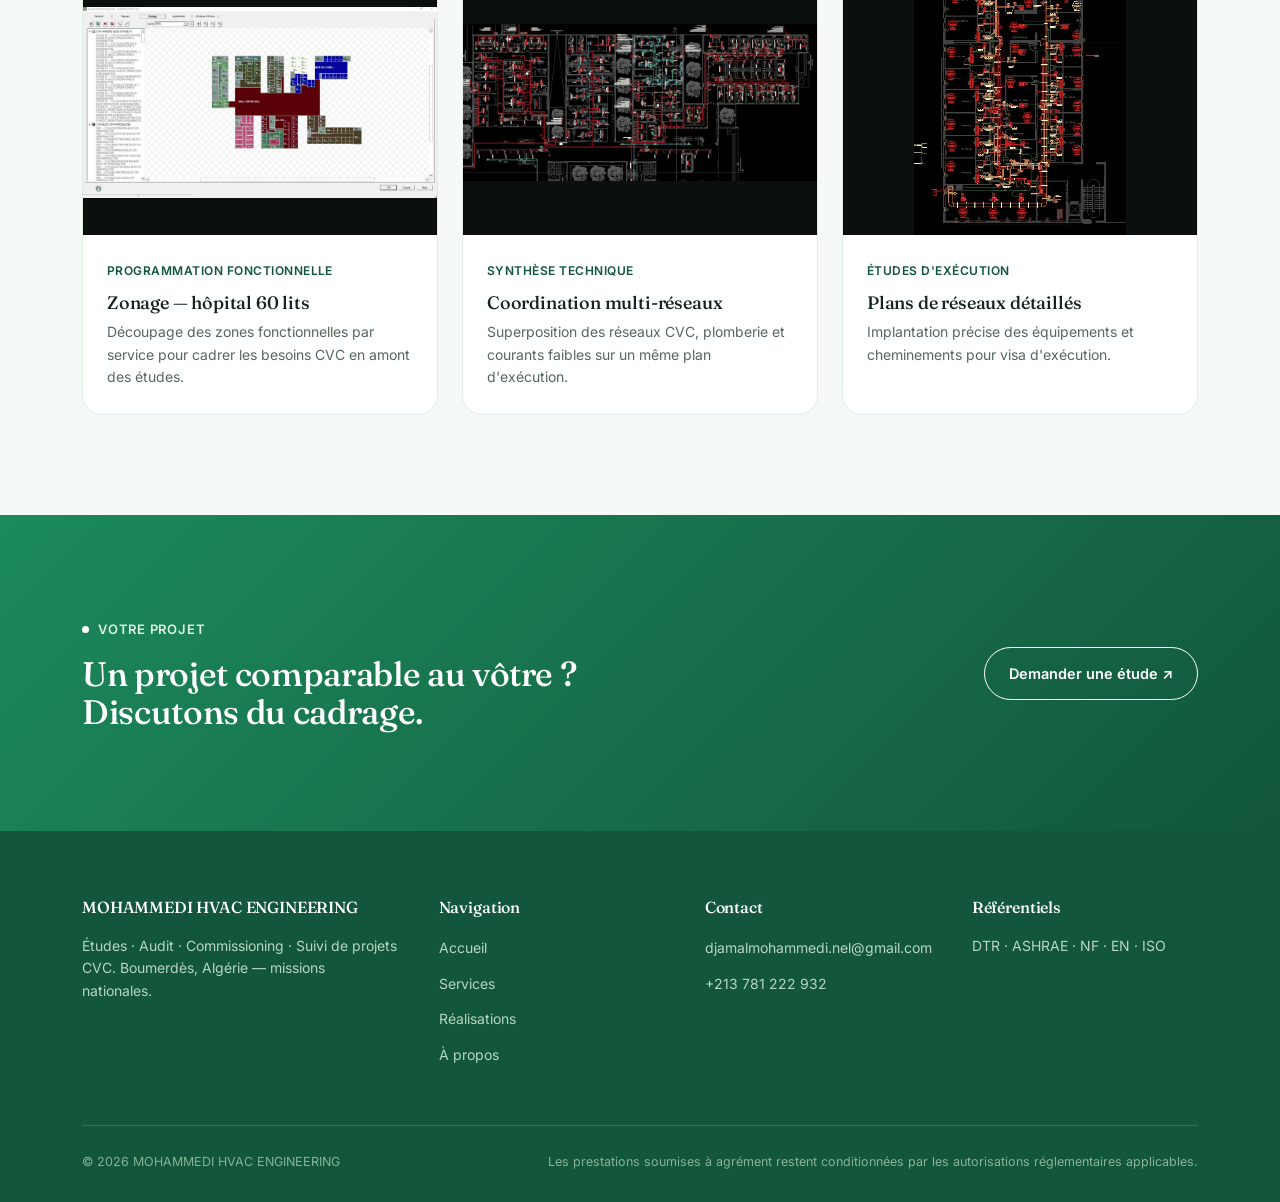
<file: realisations.html>
<!doctype html>
<html lang="fr">
<head>
<meta charset="utf-8">
<meta name="viewport" content="width=device-width, initial-scale=1">
<title>Réalisations — MOHAMMEDI HVAC ENGINEERING</title>
<meta name="description" content="Sélection anonymisée de missions d'études, d'exécution et de pilotage CVC réalisées en Algérie : eau glacée, réseaux hydrauliques et aérauliques, modélisation BIM, zonage hospitalier.">
<link rel="canonical" href="https://djamalmohammedinel-droid.github.io/mohammedi-hvac-engineering/realisations.html">
<link rel="preconnect" href="https://fonts.googleapis.com">
<link rel="preconnect" href="https://fonts.gstatic.com" crossorigin>
<link href="https://fonts.googleapis.com/css2?family=Fraunces:opsz,wght@9..144,400;9..144,500;9..144,600&family=Inter:wght@400;500;600;700&display=swap" rel="stylesheet">
<link rel="stylesheet" href="styles.css">
<link rel="stylesheet" href="components.css">
</head>
<body>

<header class="site-header">
  <div class="wrap">
    <a class="logo" href="index.html">
      <span class="logo-mark">M</span>
      <span>MOHAMMEDI<br><small>HVAC Engineering</small></span>
    </a>
    <nav class="main-nav" aria-label="Navigation principale">
      <a href="index.html">Accueil</a>
      <a href="services.html">Services</a>
      <a href="realisations.html" aria-current="page">Réalisations</a>
      <a href="apropos.html">À propos</a>
      <a href="contact.html" class="nav-cta">Demander une étude</a>
    </nav>
    <button class="nav-toggle" aria-label="Ouvrir le menu" aria-expanded="false">
      <span></span><span></span><span></span>
    </button>
  </div>
</header>

<main>

  <section class="page-hero">
    <div class="wrap">
      <p class="breadcrumb"><a href="index.html">Accueil</a> / Réalisations</p>
      <span class="eyebrow">Sélection anonymisée</span>
      <h1>La technique, visible sur le terrain.</h1>
      <p class="lede">Une sélection de missions d'études, d'exécution et de pilotage CVC réalisées en Algérie, du chantier à la modélisation. Les références nominatives sont communiquées uniquement après autorisation du maître d'ouvrage.</p>
    </div>
  </section>

  <section>
    <div class="wrap">
      <div class="project-grid">

        <div class="project-card">
          <div class="illus" style="padding:0; aspect-ratio:4/3;">
            <img src="projects/chillers-trane.jpg" alt="Groupes d'eau glacée en toiture technique" style="width:100%; height:100%; object-fit:cover;">
          </div>
          <div class="info">
            <span class="cat">Production frigorifique</span>
            <h3>Groupes d'eau glacée</h3>
            <p>Implantation, tuyauterie calorifugée et raccordement d'une batterie de groupes en toiture technique.</p>
          </div>
        </div>

        <div class="project-card">
          <div class="illus" style="padding:0; aspect-ratio:4/3;">
            <img src="projects/collecteurs.jpg" alt="Collecteurs hydrauliques et vannes de régulation" style="width:100%; height:100%; object-fit:cover;">
          </div>
          <div class="info">
            <span class="cat">Réseaux hydrauliques</span>
            <h3>Collecteurs &amp; départs</h3>
            <p>Nourrice de distribution, vannes d'équilibrage et repérage des circuits avant mise en service.</p>
          </div>
        </div>

        <div class="project-card">
          <div class="illus" style="padding:0; aspect-ratio:4/3;">
            <img src="projects/gaine-verticale.jpg" alt="Gaine technique verticale calorifugée" style="width:100%; height:100%; object-fit:cover;">
          </div>
          <div class="info">
            <span class="cat">Réseaux aérauliques</span>
            <h3>Gaine technique verticale</h3>
            <p>Colonnes montantes calorifugées, supportage et repérage des piquages en gaine palière.</p>
          </div>
        </div>

        <div class="project-card">
          <div class="illus" style="padding:0; aspect-ratio:4/3;">
            <img src="projects/cta-chantier.jpg" alt="Centrale de traitement d'air en cours d'installation" style="width:100%; height:100%; object-fit:cover;">
          </div>
          <div class="info">
            <span class="cat">Traitement d'air</span>
            <h3>Centrale de traitement d'air</h3>
            <p>Suivi d'installation d'une CTA gainable et de ses raccordements avant fermeture des faux plafonds.</p>
          </div>
        </div>

        <div class="project-card">
          <div class="illus" style="padding:0; aspect-ratio:4/3; background:#fff;">
            <img src="projects/bim-courbe-2.jpg" alt="Modélisation 3D d'un bâtiment à façade courbe" style="width:100%; height:100%; object-fit:contain;">
          </div>
          <div class="info">
            <span class="cat">Études BIM</span>
            <h3>Modélisation 3D — façade courbe</h3>
            <p>Volumétrie et enveloppe modélisées pour coordonner les réseaux CVC avant exécution.</p>
          </div>
        </div>

        <div class="project-card">
          <div class="illus" style="padding:0; aspect-ratio:4/3; background:#fff;">
            <img src="projects/bim-batiment-2.jpg" alt="Modélisation 3D d'un ensemble hospitalier" style="width:100%; height:100%; object-fit:contain;">
          </div>
          <div class="info">
            <span class="cat">Études BIM</span>
            <h3>Modélisation 3D — ensemble hospitalier</h3>
            <p>Maquette numérique d'un établissement de santé multi-corps, support de coordination technique.</p>
          </div>
        </div>

        <div class="project-card">
          <div class="illus" style="padding:0; aspect-ratio:4/3; background:#0B0F0D;">
            <img src="projects/zonage-hopital.png" alt="Étude de zonage fonctionnel d'un hôpital de 60 lits" style="width:100%; height:100%; object-fit:contain;">
          </div>
          <div class="info">
            <span class="cat">Programmation fonctionnelle</span>
            <h3>Zonage — hôpital 60 lits</h3>
            <p>Découpage des zones fonctionnelles par service pour cadrer les besoins CVC en amont des études.</p>
          </div>
        </div>

        <div class="project-card">
          <div class="illus" style="padding:0; aspect-ratio:4/3; background:#0B0F0D;">
            <img src="projects/plan-coordination.png" alt="Plan de coordination multi-réseaux" style="width:100%; height:100%; object-fit:contain;">
          </div>
          <div class="info">
            <span class="cat">Synthèse technique</span>
            <h3>Coordination multi-réseaux</h3>
            <p>Superposition des réseaux CVC, plomberie et courants faibles sur un même plan d'exécution.</p>
          </div>
        </div>

        <div class="project-card">
          <div class="illus" style="padding:0; aspect-ratio:4/3; background:#0B0F0D;">
            <img src="projects/plan-reseaux-detail.png" alt="Plan de réseaux techniques détaillé" style="width:100%; height:100%; object-fit:contain;">
          </div>
          <div class="info">
            <span class="cat">Études d'exécution</span>
            <h3>Plans de réseaux détaillés</h3>
            <p>Implantation précise des équipements et cheminements pour visa d'exécution.</p>
          </div>
        </div>

      </div>
    </div>
  </section>

  <section class="cta-band">
    <div class="wrap cta-inner">
      <div>
        <span class="eyebrow">Votre projet</span>
        <h2 style="margin-top:14px;">Un projet comparable au vôtre ? Discutons du cadrage.</h2>
      </div>
      <a href="contact.html" class="btn btn-outline">Demander une étude ↗</a>
    </div>
  </section>

</main>

<footer class="site-footer">
  <div class="wrap">
    <div class="footer-top">
      <div>
        <h4>MOHAMMEDI HVAC ENGINEERING</h4>
        <p>Études · Audit · Commissioning · Suivi de projets CVC. Boumerdès, Algérie — missions nationales.</p>
      </div>
      <div>
        <h4>Navigation</h4>
        <ul>
          <li><a href="index.html">Accueil</a></li>
          <li><a href="services.html">Services</a></li>
          <li><a href="realisations.html">Réalisations</a></li>
          <li><a href="apropos.html">À propos</a></li>
        </ul>
      </div>
      <div>
        <h4>Contact</h4>
        <ul>
          <li><a href="mailto:djamalmohammedi.nel@gmail.com">djamalmohammedi.nel@gmail.com</a></li>
          <li><a href="https://wa.me/213781222932">+213 781 222 932</a></li>
        </ul>
      </div>
      <div>
        <h4>Référentiels</h4>
        <p>DTR · ASHRAE · NF · EN · ISO</p>
      </div>
    </div>
    <div class="footer-bottom">
      <span>© 2026 MOHAMMEDI HVAC ENGINEERING</span>
      <span>Les prestations soumises à agrément restent conditionnées par les autorisations réglementaires applicables.</span>
    </div>
  </div>
</footer>

<script src="nav.js"></script>
</body>
</html>
</file>
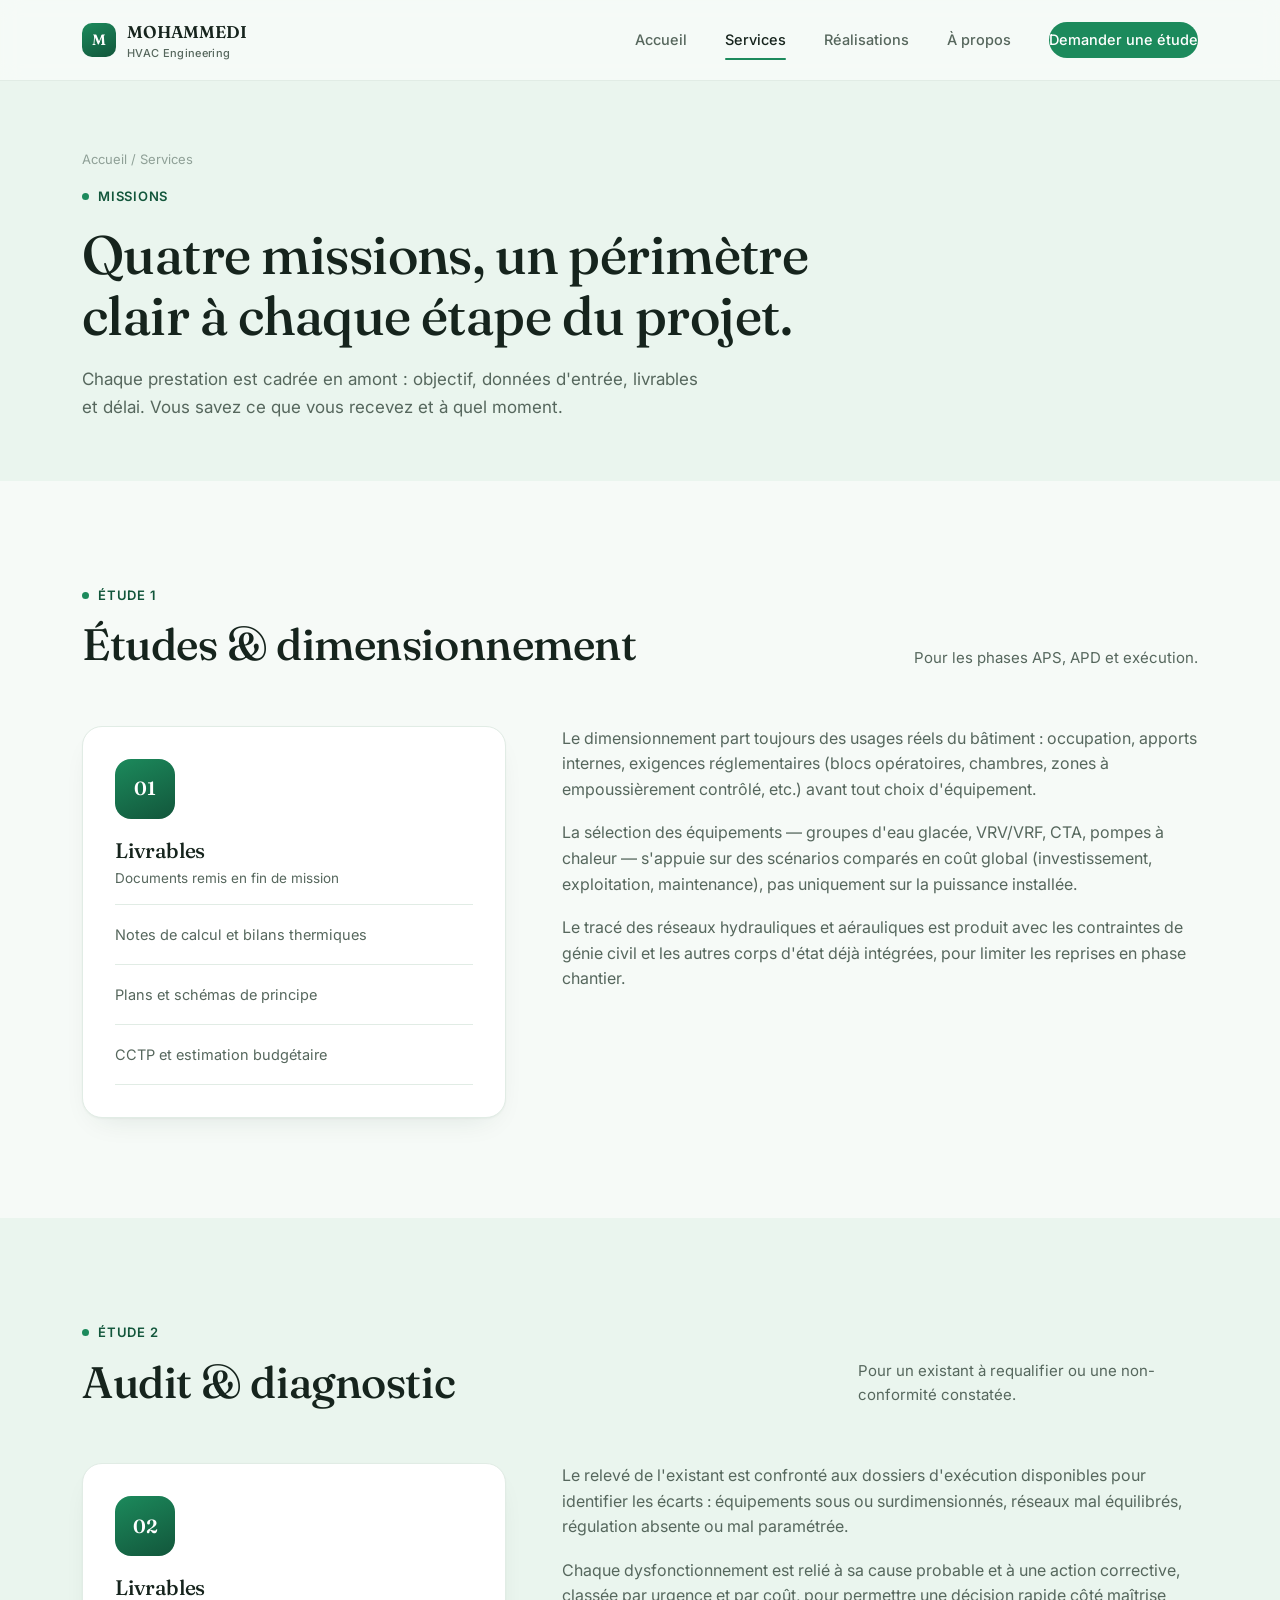
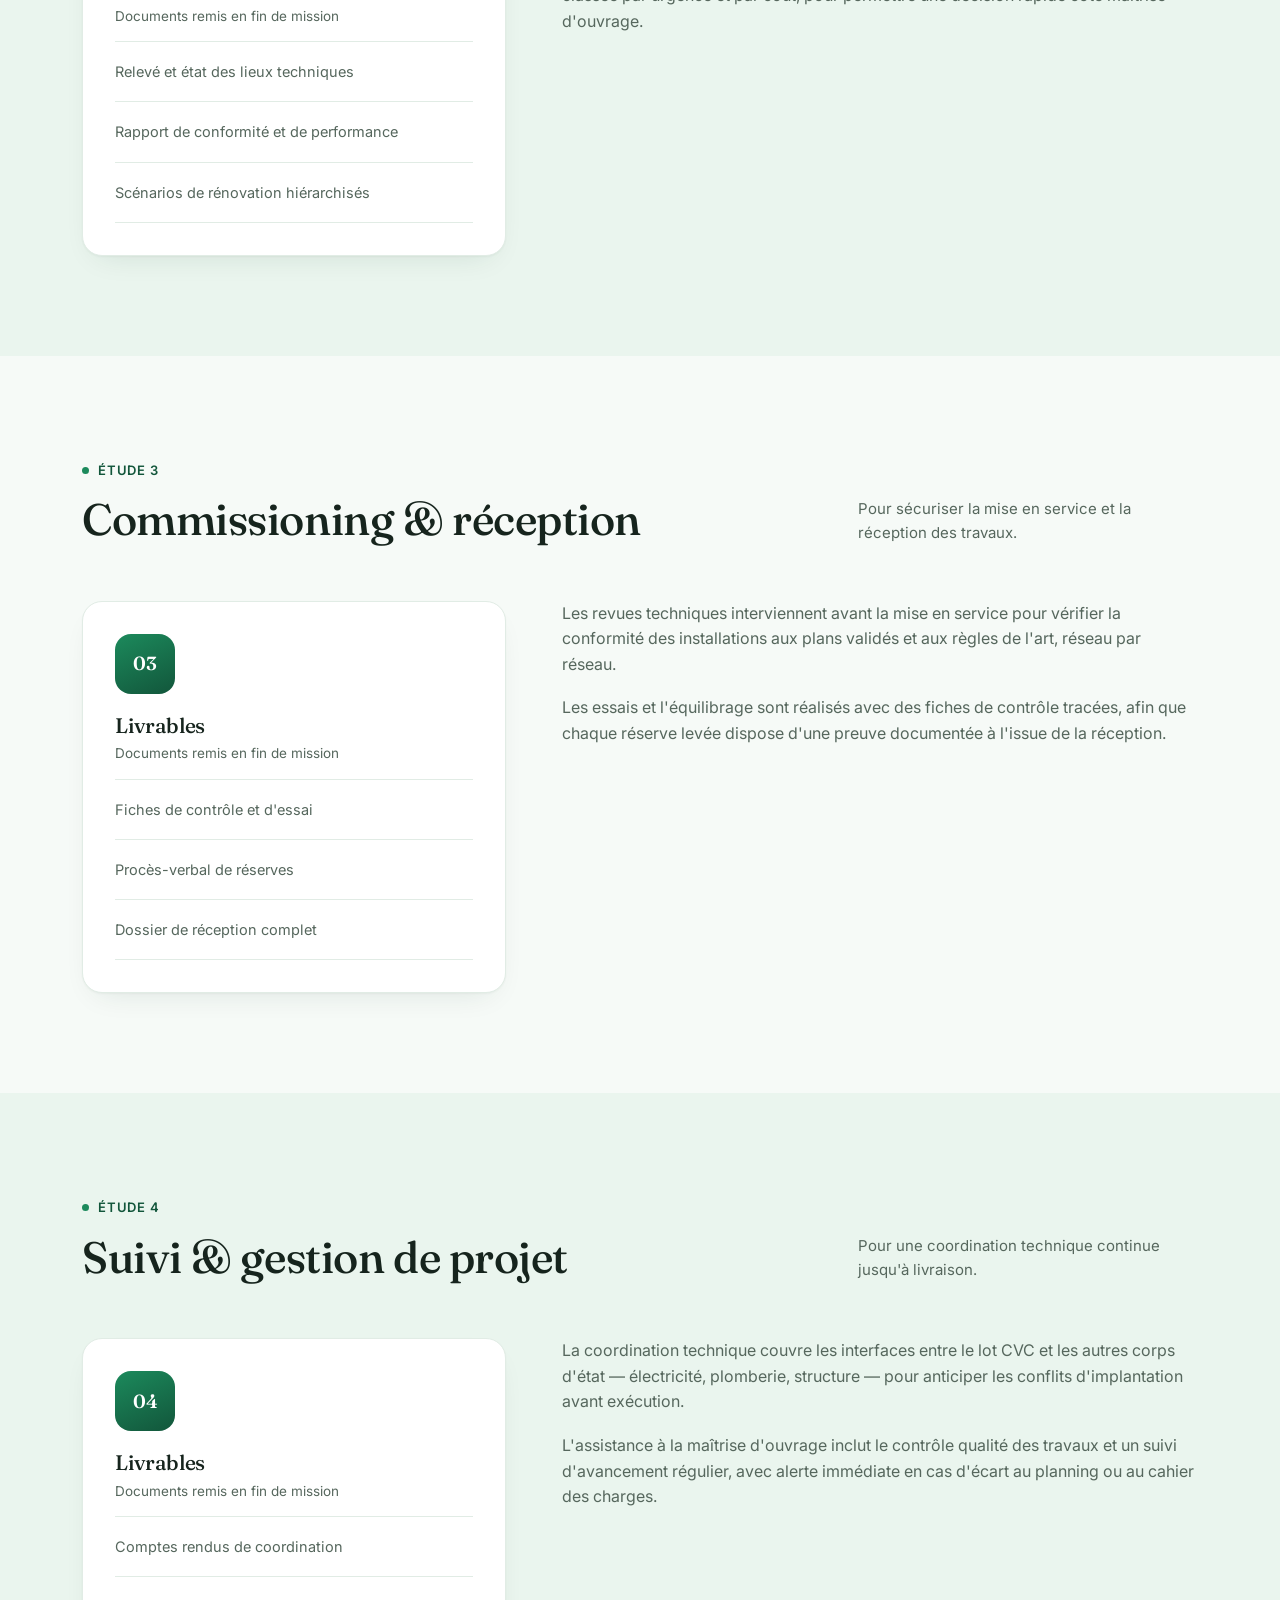
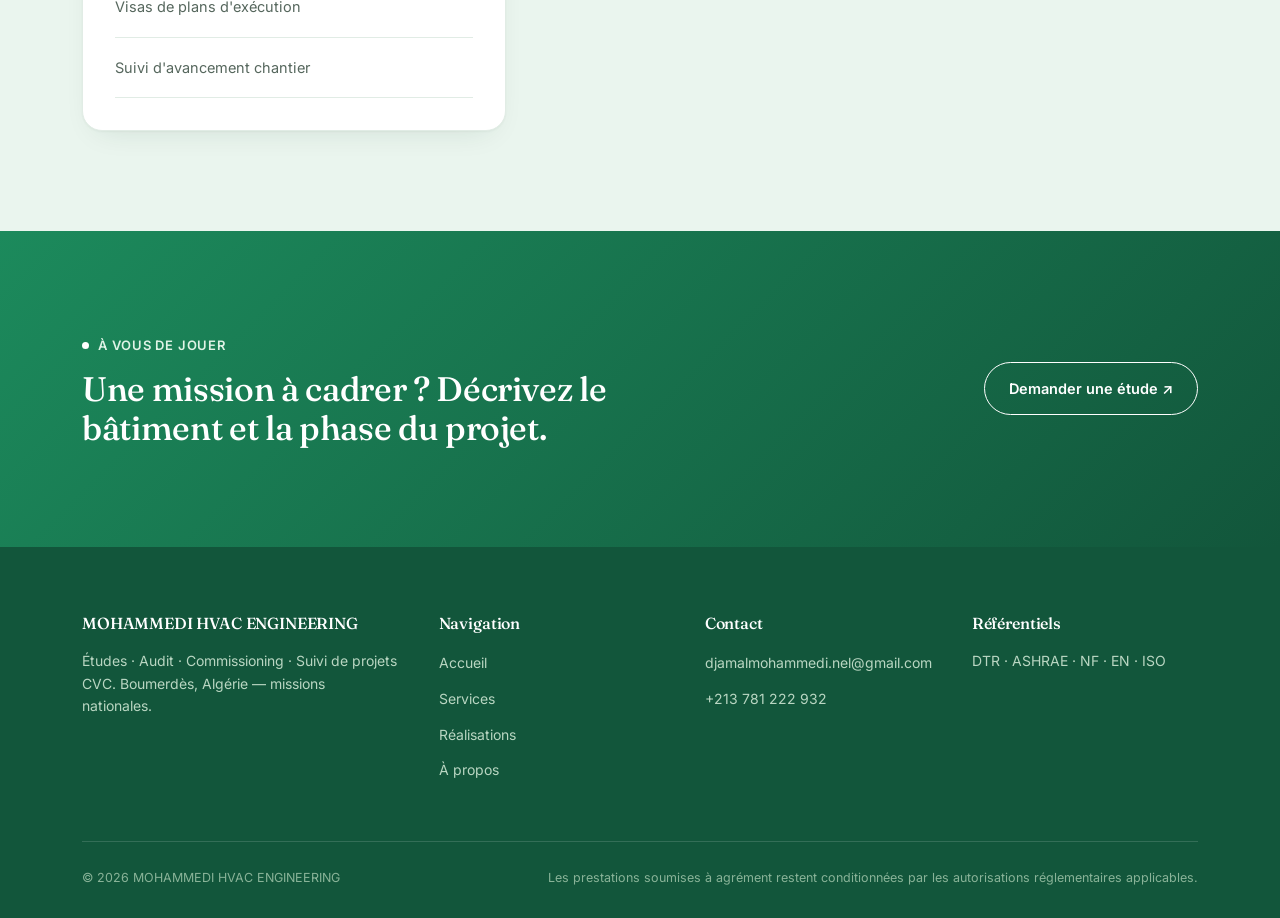
<file: services.html>
<!doctype html>
<html lang="fr">
<head>
<meta charset="utf-8">
<meta name="viewport" content="width=device-width, initial-scale=1">
<title>Services — MOHAMMEDI HVAC ENGINEERING</title>
<meta name="description" content="Études & dimensionnement, audit & diagnostic, commissioning & réception, suivi & gestion de projet CVC. Missions détaillées et livrables associés.">
<link rel="canonical" href="https://djamalmohammedinel-droid.github.io/mohammedi-hvac-engineering/services.html">
<link rel="preconnect" href="https://fonts.googleapis.com">
<link rel="preconnect" href="https://fonts.gstatic.com" crossorigin>
<link href="https://fonts.googleapis.com/css2?family=Fraunces:opsz,wght@9..144,400;9..144,500;9..144,600&family=Inter:wght@400;500;600;700&display=swap" rel="stylesheet">
<link rel="stylesheet" href="styles.css">
<link rel="stylesheet" href="components.css">
</head>
<body>

<header class="site-header">
  <div class="wrap">
    <a class="logo" href="index.html">
      <span class="logo-mark">M</span>
      <span>MOHAMMEDI<br><small>HVAC Engineering</small></span>
    </a>
    <nav class="main-nav" aria-label="Navigation principale">
      <a href="index.html">Accueil</a>
      <a href="services.html" aria-current="page">Services</a>
      <a href="realisations.html">Réalisations</a>
      <a href="apropos.html">À propos</a>
      <a href="contact.html" class="nav-cta">Demander une étude</a>
    </nav>
    <button class="nav-toggle" aria-label="Ouvrir le menu" aria-expanded="false">
      <span></span><span></span><span></span>
    </button>
  </div>
</header>

<main>

  <section class="page-hero">
    <div class="wrap">
      <p class="breadcrumb"><a href="index.html">Accueil</a> / Services</p>
      <span class="eyebrow">Missions</span>
      <h1>Quatre missions, un périmètre clair à chaque étape du projet.</h1>
      <p class="lede">Chaque prestation est cadrée en amont : objectif, données d'entrée, livrables et délai. Vous savez ce que vous recevez et à quel moment.</p>
    </div>
  </section>

  <section>
    <div class="wrap">
      <div class="section-head">
        <div><span class="eyebrow">Étude 1</span><h2 style="margin-top:14px;">Études &amp; dimensionnement</h2></div>
        <p class="desc">Pour les phases APS, APD et exécution.</p>
      </div>
      <div class="bio-grid">
        <div class="bio-card">
          <div class="initials">01</div>
          <h3>Livrables</h3>
          <p class="role">Documents remis en fin de mission</p>
          <ul class="timeline" style="margin-top:14px;">
            <li style="grid-template-columns:1fr;"><span class="txt">Notes de calcul et bilans thermiques</span></li>
            <li style="grid-template-columns:1fr;"><span class="txt">Plans et schémas de principe</span></li>
            <li style="grid-template-columns:1fr;"><span class="txt">CCTP et estimation budgétaire</span></li>
          </ul>
        </div>
        <div class="bio-body">
          <p>Le dimensionnement part toujours des usages réels du bâtiment : occupation, apports internes, exigences réglementaires (blocs opératoires, chambres, zones à empoussièrement contrôlé, etc.) avant tout choix d'équipement.</p>
          <p>La sélection des équipements — groupes d'eau glacée, VRV/VRF, CTA, pompes à chaleur — s'appuie sur des scénarios comparés en coût global (investissement, exploitation, maintenance), pas uniquement sur la puissance installée.</p>
          <p>Le tracé des réseaux hydrauliques et aérauliques est produit avec les contraintes de génie civil et les autres corps d'état déjà intégrées, pour limiter les reprises en phase chantier.</p>
        </div>
      </div>
    </div>
  </section>

  <section style="background:var(--panel);">
    <div class="wrap">
      <div class="section-head">
        <div><span class="eyebrow">Étude 2</span><h2 style="margin-top:14px;">Audit &amp; diagnostic</h2></div>
        <p class="desc">Pour un existant à requalifier ou une non-conformité constatée.</p>
      </div>
      <div class="bio-grid">
        <div class="bio-card">
          <div class="initials">02</div>
          <h3>Livrables</h3>
          <p class="role">Documents remis en fin de mission</p>
          <ul class="timeline" style="margin-top:14px;">
            <li style="grid-template-columns:1fr;"><span class="txt">Relevé et état des lieux techniques</span></li>
            <li style="grid-template-columns:1fr;"><span class="txt">Rapport de conformité et de performance</span></li>
            <li style="grid-template-columns:1fr;"><span class="txt">Scénarios de rénovation hiérarchisés</span></li>
          </ul>
        </div>
        <div class="bio-body">
          <p>Le relevé de l'existant est confronté aux dossiers d'exécution disponibles pour identifier les écarts : équipements sous ou surdimensionnés, réseaux mal équilibrés, régulation absente ou mal paramétrée.</p>
          <p>Chaque dysfonctionnement est relié à sa cause probable et à une action corrective, classée par urgence et par coût, pour permettre une décision rapide côté maîtrise d'ouvrage.</p>
        </div>
      </div>
    </div>
  </section>

  <section>
    <div class="wrap">
      <div class="section-head">
        <div><span class="eyebrow">Étude 3</span><h2 style="margin-top:14px;">Commissioning &amp; réception</h2></div>
        <p class="desc">Pour sécuriser la mise en service et la réception des travaux.</p>
      </div>
      <div class="bio-grid">
        <div class="bio-card">
          <div class="initials">03</div>
          <h3>Livrables</h3>
          <p class="role">Documents remis en fin de mission</p>
          <ul class="timeline" style="margin-top:14px;">
            <li style="grid-template-columns:1fr;"><span class="txt">Fiches de contrôle et d'essai</span></li>
            <li style="grid-template-columns:1fr;"><span class="txt">Procès-verbal de réserves</span></li>
            <li style="grid-template-columns:1fr;"><span class="txt">Dossier de réception complet</span></li>
          </ul>
        </div>
        <div class="bio-body">
          <p>Les revues techniques interviennent avant la mise en service pour vérifier la conformité des installations aux plans validés et aux règles de l'art, réseau par réseau.</p>
          <p>Les essais et l'équilibrage sont réalisés avec des fiches de contrôle tracées, afin que chaque réserve levée dispose d'une preuve documentée à l'issue de la réception.</p>
        </div>
      </div>
    </div>
  </section>

  <section style="background:var(--panel);">
    <div class="wrap">
      <div class="section-head">
        <div><span class="eyebrow">Étude 4</span><h2 style="margin-top:14px;">Suivi &amp; gestion de projet</h2></div>
        <p class="desc">Pour une coordination technique continue jusqu'à livraison.</p>
      </div>
      <div class="bio-grid">
        <div class="bio-card">
          <div class="initials">04</div>
          <h3>Livrables</h3>
          <p class="role">Documents remis en fin de mission</p>
          <ul class="timeline" style="margin-top:14px;">
            <li style="grid-template-columns:1fr;"><span class="txt">Comptes rendus de coordination</span></li>
            <li style="grid-template-columns:1fr;"><span class="txt">Visas de plans d'exécution</span></li>
            <li style="grid-template-columns:1fr;"><span class="txt">Suivi d'avancement chantier</span></li>
          </ul>
        </div>
        <div class="bio-body">
          <p>La coordination technique couvre les interfaces entre le lot CVC et les autres corps d'état — électricité, plomberie, structure — pour anticiper les conflits d'implantation avant exécution.</p>
          <p>L'assistance à la maîtrise d'ouvrage inclut le contrôle qualité des travaux et un suivi d'avancement régulier, avec alerte immédiate en cas d'écart au planning ou au cahier des charges.</p>
        </div>
      </div>
    </div>
  </section>

  <section class="cta-band">
    <div class="wrap cta-inner">
      <div>
        <span class="eyebrow">À vous de jouer</span>
        <h2 style="margin-top:14px;">Une mission à cadrer ? Décrivez le bâtiment et la phase du projet.</h2>
      </div>
      <a href="contact.html" class="btn btn-outline">Demander une étude ↗</a>
    </div>
  </section>

</main>

<footer class="site-footer">
  <div class="wrap">
    <div class="footer-top">
      <div>
        <h4>MOHAMMEDI HVAC ENGINEERING</h4>
        <p>Études · Audit · Commissioning · Suivi de projets CVC. Boumerdès, Algérie — missions nationales.</p>
      </div>
      <div>
        <h4>Navigation</h4>
        <ul>
          <li><a href="index.html">Accueil</a></li>
          <li><a href="services.html">Services</a></li>
          <li><a href="realisations.html">Réalisations</a></li>
          <li><a href="apropos.html">À propos</a></li>
        </ul>
      </div>
      <div>
        <h4>Contact</h4>
        <ul>
          <li><a href="mailto:djamalmohammedi.nel@gmail.com">djamalmohammedi.nel@gmail.com</a></li>
          <li><a href="https://wa.me/213781222932">+213 781 222 932</a></li>
        </ul>
      </div>
      <div>
        <h4>Référentiels</h4>
        <p>DTR · ASHRAE · NF · EN · ISO</p>
      </div>
    </div>
    <div class="footer-bottom">
      <span>© 2026 MOHAMMEDI HVAC ENGINEERING</span>
      <span>Les prestations soumises à agrément restent conditionnées par les autorisations réglementaires applicables.</span>
    </div>
  </div>
</footer>

<script src="nav.js"></script>
</body>
</html>
</file>
<file: styles.css>
/* ==========================================================================
   MOHAMMEDI HVAC ENGINEERING — design system v2
   Concept : clarté, air, fraîcheur — vert énergie sur fond clair
   ========================================================================== */

:root{
  --bg:          #F6FAF7;
  --surface:     #FFFFFF;
  --panel:       #EAF5EE;
  --panel-deep:  #DCEFE3;
  --ink:         #16241D;
  --ink-soft:    #56675D;
  --ink-faint:   #8FA097;
  --line:        #E1ECE5;
  --line-strong: #C9DBCF;
  --accent:      #1C8A5C;
  --accent-deep: #12563B;
  --accent-soft: #DCF0E3;
  --gold:        #C9932F;
  --radius-sm:   12px;
  --radius:      20px;
  --radius-lg:   28px;
  --shadow:      0 1px 2px rgba(20,40,30,.04), 0 12px 32px -16px rgba(20,60,40,.14);

  --font-display: "Fraunces", Georgia, serif;
  --font-body:    "Inter", -apple-system, BlinkMacSystemFont, "Segoe UI", sans-serif;
}

*{ box-sizing:border-box; }
html{ scroll-behavior:smooth; }
body{
  margin:0;
  background:var(--bg);
  color:var(--ink);
  font-family:var(--font-body);
  font-size:16px;
  line-height:1.6;
  -webkit-font-smoothing:antialiased;
}
img{ max-width:100%; display:block; }
a{ color:inherit; text-decoration:none; }
h1,h2,h3,h4{ font-family:var(--font-display); font-weight:500; line-height:1.12; margin:0; letter-spacing:-0.01em; }
p{ margin:0; }
ul{ margin:0; padding:0; list-style:none; }
button{ font-family:inherit; cursor:pointer; }

:focus-visible{ outline:2px solid var(--accent); outline-offset:3px; border-radius:4px; }

.wrap{ max-width:1180px; margin:0 auto; padding:0 32px; }
@media (max-width:640px){ .wrap{ padding:0 20px; } }

/* — eyebrow doux, sans code technique — */
.eyebrow{
  font-size:13px;
  font-weight:600;
  letter-spacing:.06em;
  text-transform:uppercase;
  color:var(--accent-deep);
  display:inline-flex;
  align-items:center;
  gap:9px;
}
.eyebrow::before{
  content:"";
  width:7px; height:7px; border-radius:50%;
  background:var(--accent);
  display:inline-block;
  flex-shrink:0;
}

/* ==========================================================================
   Header
   ========================================================================== */
.site-header{
  position:sticky; top:0; z-index:50;
  background:rgba(246,250,247,.9);
  backdrop-filter:blur(10px);
  border-bottom:1px solid var(--line);
}
.site-header .wrap{
  display:flex; align-items:center; justify-content:space-between;
  height:80px;
}
.logo{
  display:flex; align-items:center; gap:11px;
  font-family:var(--font-display); font-weight:600; font-size:17px;
}
.logo-mark{
  width:34px; height:34px; border-radius:10px;
  background:linear-gradient(155deg,var(--accent) 0%,var(--accent-deep) 100%);
  display:flex; align-items:center; justify-content:center;
  color:#fff; font-family:var(--font-display); font-size:15px; font-weight:600;
  flex-shrink:0;
}
.logo small{
  display:block; font-family:var(--font-body); font-weight:500;
  font-size:11px; letter-spacing:.03em; color:var(--ink-soft);
}
.main-nav{ display:flex; align-items:center; gap:38px; }
.main-nav a{
  font-size:14.5px; color:var(--ink-soft); font-weight:500;
  position:relative; padding:6px 0;
  transition:color .15s ease;
}
.main-nav a:hover, .main-nav a[aria-current="page"]{ color:var(--ink); }
.main-nav a[aria-current="page"]::after{
  content:""; position:absolute; left:0; right:0; bottom:-2px; height:2px; border-radius:2px; background:var(--accent);
}
.nav-cta{
  background:var(--accent); color:#fff !important; padding:11px 20px; border-radius:100px;
  font-size:14px; font-weight:600;
  transition:background .15s ease, transform .15s ease;
}
.nav-cta:hover{ background:var(--accent-deep); transform:translateY(-1px); }
.nav-cta::after{ display:none !important; }
.nav-toggle{ display:none; background:none; border:0; padding:8px; }
.nav-toggle span{ display:block; width:22px; height:2px; background:var(--ink); margin:5px 0; border-radius:2px; }

@media (max-width:900px){
  .main-nav{
    position:fixed; inset:80px 0 0 0; background:var(--surface);
    flex-direction:column; align-items:flex-start; gap:0;
    padding:12px 24px; transform:translateY(-8px); opacity:0; pointer-events:none;
    transition:opacity .2s ease, transform .2s ease;
  }
  .main-nav.open{ opacity:1; pointer-events:auto; transform:translateY(0); }
  .main-nav a{ width:100%; padding:16px 0; border-bottom:1px solid var(--line); font-size:16px; }
  .nav-cta{ margin-top:18px; text-align:center; width:100%; justify-content:center; display:flex; }
  .nav-toggle{ display:block; }
}

/* ==========================================================================
   Boutons
   ========================================================================== */
.btn{
  display:inline-flex; align-items:center; gap:9px;
  font-size:14.5px; font-weight:600;
  padding:14px 24px; border-radius:100px; border:1px solid transparent;
  transition:background .15s ease, color .15s ease, border-color .15s ease, transform .15s ease;
}
.btn-primary{ background:var(--accent); color:#fff; }
.btn-primary:hover{ background:var(--accent-deep); transform:translateY(-1px); }
.btn-ghost{ border-color:var(--line-strong); color:var(--ink); background:var(--surface); }
.btn-ghost:hover{ border-color:var(--accent); color:var(--accent-deep); }
.btn-outline{ border-color:#fff; color:#fff; }
.btn-outline:hover{ background:#fff; color:var(--accent-deep); }

/* ==========================================================================
   Sections communes
   ========================================================================== */
section{ padding:100px 0; }
.section-head{
  display:flex; justify-content:space-between; align-items:flex-end; gap:32px;
  margin-bottom:56px; flex-wrap:wrap;
}
.section-head h2{ font-size:clamp(30px,3.6vw,44px); max-width:640px; margin-top:16px; }
.section-head .desc{ max-width:340px; color:var(--ink-soft); font-size:15px; }

/* ==========================================================================
   Page hero générique (pages secondaires)
   ========================================================================== */
.page-hero{ padding:68px 0 60px; background:var(--panel); }
.page-hero h1{ font-size:clamp(34px,4.6vw,54px); margin-top:18px; max-width:780px; }
.page-hero .lede{ margin-top:20px; max-width:620px; color:var(--ink-soft); font-size:17px; }
.breadcrumb{ font-size:13px; color:var(--ink-faint); margin-bottom:12px; }
.breadcrumb a:hover{ color:var(--accent-deep); }

/* ==========================================================================
   Footer
   ========================================================================== */
.site-footer{ background:var(--accent-deep); color:#D7EADD; padding:68px 0 30px; }
.footer-top{
  display:grid; grid-template-columns:1.4fr 1fr 1fr 1fr; gap:40px;
  padding-bottom:48px; border-bottom:1px solid rgba(255,255,255,.14);
}
.footer-top h4{ color:#fff; font-family:var(--font-display); font-weight:500; font-size:16px; margin-bottom:18px; }
.footer-top a, .footer-top p{ color:#B9D6C2; font-size:14px; }
.footer-top li{ margin-bottom:10px; }
.footer-top a:hover{ color:#fff; }
.footer-bottom{
  display:flex; justify-content:space-between; align-items:center; padding-top:26px;
  font-size:12.5px; color:#89B398; flex-wrap:wrap; gap:12px;
}
@media (max-width:800px){
  .footer-top{ grid-template-columns:1fr 1fr; }
}
@media (max-width:520px){
  .footer-top{ grid-template-columns:1fr; }
}

/* ==========================================================================
   Utilitaires d'accessibilité / mouvement
   ========================================================================== */
@media (prefers-reduced-motion: reduce){
  *{ animation-duration:.001ms !important; animation-iteration-count:1 !important; transition-duration:.001ms !important; scroll-behavior:auto !important; }
}
</file>
<file: components.css>
/* ==========================================================================
   Hero (accueil)
   ========================================================================== */
.hero{
  padding:76px 0 0;
  background:linear-gradient(180deg,var(--panel) 0%,var(--bg) 78%);
  position:relative; overflow:hidden;
}
.hero-grid{
  display:grid; grid-template-columns:1.05fr .95fr; gap:56px; align-items:center;
  padding-bottom:72px; position:relative; z-index:1;
}
.hero h1{
  font-size:clamp(38px,5.2vw,62px); margin-top:20px; max-width:600px;
}
.hero h1 em{ font-style:italic; color:var(--accent-deep); }
.hero .lede{ margin-top:24px; max-width:470px; color:var(--ink-soft); font-size:17.5px; }
.hero-actions{ display:flex; gap:14px; margin-top:36px; flex-wrap:wrap; }
.hero-note{ margin-top:26px; font-size:13px; color:var(--ink-faint); }

.hero-photo{
  position:relative; border-radius:var(--radius-lg); overflow:hidden;
  box-shadow:0 30px 60px -24px rgba(18,86,59,.35);
  aspect-ratio:4/5; max-width:440px; margin:0 auto;
}
.hero-photo img{ width:100%; height:100%; object-fit:cover; }
.hero-photo-tag{
  position:absolute; left:18px; bottom:18px; right:18px;
  background:rgba(16,36,26,.72); backdrop-filter:blur(6px);
  color:#fff; font-size:12.5px; font-weight:600; letter-spacing:.02em;
  padding:12px 16px; border-radius:12px;
}

@media (max-width:900px){
  .hero-grid{ grid-template-columns:1fr; }
  .hero-photo{ max-width:360px; }
}

/* ==========================================================================
   Barre de repères chiffrés
   ========================================================================== */
.stats-bar{
  display:grid; grid-template-columns:repeat(4,1fr); gap:1px;
  background:var(--line); border:1px solid var(--line); border-radius:var(--radius);
  overflow:hidden; background-color:var(--surface);
}
.stats-bar div{ padding:30px 32px; background:var(--surface); }
.stats-bar b{ font-family:var(--font-display); font-weight:600; font-size:34px; display:block; color:var(--accent-deep); }
.stats-bar span{ font-size:12.5px; color:var(--ink-soft); }
@media (max-width:800px){
  .stats-bar{ grid-template-columns:repeat(2,1fr); }
}

/* ==========================================================================
   Cartes services
   ========================================================================== */
.service-grid{ display:grid; grid-template-columns:repeat(2,1fr); gap:24px; }
.service-card{
  background:var(--surface); padding:38px; border-radius:var(--radius);
  box-shadow:var(--shadow); border:1px solid var(--line);
  transition:transform .2s ease, box-shadow .2s ease;
}
.service-card:hover{ transform:translateY(-3px); box-shadow:0 20px 40px -20px rgba(20,60,40,.22); }
.service-card .icon{
  width:52px; height:52px; border-radius:14px; background:var(--accent-soft);
  display:flex; align-items:center; justify-content:center; color:var(--accent-deep);
}
.service-card h3{ font-size:22px; margin-top:20px; }
.service-card p{ margin-top:12px; color:var(--ink-soft); font-size:14.5px; }
.service-card ul{ margin-top:18px; }
.service-card li{ font-size:13.5px; color:var(--ink-soft); padding-left:20px; position:relative; margin-bottom:8px; }
.service-card li::before{ content:"✓"; position:absolute; left:0; color:var(--accent); font-weight:700; }
@media (max-width:700px){ .service-grid{ grid-template-columns:1fr; } }

/* ==========================================================================
   Secteurs
   ========================================================================== */
.sector-grid{ display:grid; grid-template-columns:repeat(4,1fr); gap:20px; }
.sector-card{
  background:var(--surface); padding:30px 26px; border-radius:var(--radius); border:1px solid var(--line);
  transition:transform .2s ease, border-color .2s ease;
}
.sector-card:hover{ transform:translateY(-3px); border-color:var(--line-strong); }
.sector-card .icon{
  width:44px; height:44px; border-radius:12px; background:var(--panel);
  display:flex; align-items:center; justify-content:center; color:var(--accent-deep);
}
.sector-card h4{ font-size:18px; margin-top:16px; }
.sector-card p{ font-size:13.5px; color:var(--ink-soft); margin-top:8px; }
@media (max-width:900px){ .sector-grid{ grid-template-columns:repeat(2,1fr); } }

/* ==========================================================================
   Méthode
   ========================================================================== */
.method-list{ display:grid; grid-template-columns:repeat(4,1fr); gap:28px; }
.method-item{ padding-top:0; }
.method-item .num{
  width:38px; height:38px; border-radius:50%; background:var(--accent-soft); color:var(--accent-deep);
  display:flex; align-items:center; justify-content:center; font-family:var(--font-display); font-weight:600; font-size:16px;
}
.method-item h4{ font-size:19px; margin-top:16px; }
.method-item p{ font-size:14px; color:var(--ink-soft); margin-top:8px; }
@media (max-width:800px){ .method-list{ grid-template-columns:1fr 1fr; } }
@media (max-width:520px){ .method-list{ grid-template-columns:1fr; } }

/* ==========================================================================
   Systèmes maîtrisés (chips doux)
   ========================================================================== */
.system-tags{ display:flex; flex-wrap:wrap; gap:10px; }
.system-tags span{
  font-size:13.5px; border-radius:100px; background:var(--panel); color:var(--accent-deep);
  padding:10px 18px; font-weight:500;
}

/* ==========================================================================
   Réalisations — tuiles douces avec icône (pas de photos)
   ========================================================================== */
.project-grid{ display:grid; grid-template-columns:repeat(3,1fr); gap:24px; }
.project-card{
  border-radius:var(--radius); background:var(--surface); border:1px solid var(--line); overflow:hidden;
  transition:transform .2s ease, box-shadow .2s ease;
}
.project-card:hover{ transform:translateY(-4px); box-shadow:var(--shadow); }
.project-card .illus{
  aspect-ratio:4/3; display:flex; align-items:center; justify-content:center; padding:30px;
}
.project-card .illus svg{ width:74px; height:74px; }
.project-card .info{ padding:22px 24px 26px; }
.project-card .cat{ font-size:12px; color:var(--accent-deep); font-weight:600; text-transform:uppercase; letter-spacing:.04em; }
.project-card h3{ font-size:18px; margin-top:10px; }
.project-card p{ font-size:14px; color:var(--ink-soft); margin-top:8px; }
@media (max-width:900px){ .project-grid{ grid-template-columns:1fr 1fr; } }
@media (max-width:600px){ .project-grid{ grid-template-columns:1fr; } }

/* ==========================================================================
   Bio / à propos
   ========================================================================== */
.bio-grid{ display:grid; grid-template-columns:.8fr 1.2fr; gap:56px; align-items:start; }
.bio-card{ border-radius:var(--radius); padding:32px; background:var(--surface); border:1px solid var(--line); box-shadow:var(--shadow); }
.bio-card .initials{
  width:60px; height:60px; border-radius:16px;
  background:linear-gradient(155deg,var(--accent) 0%,var(--accent-deep) 100%); color:#fff;
  display:flex; align-items:center; justify-content:center;
  font-family:var(--font-display); font-weight:600; font-size:19px; margin-bottom:20px;
}
.bio-card h3{ font-size:21px; }
.bio-card .role{ font-size:13.5px; color:var(--ink-soft); margin-top:6px; }
.bio-card .refs{ margin-top:22px; font-size:12px; color:var(--ink-faint); border-top:1px solid var(--line); padding-top:18px; }
.bio-body p{ color:var(--ink-soft); margin-bottom:18px; font-size:16px; }
.bio-body p:last-child{ margin-bottom:0; }
@media (max-width:800px){ .bio-grid{ grid-template-columns:1fr; } }

.timeline{ margin-top:8px; }
.timeline li{
  display:grid; grid-template-columns:120px 1fr; gap:20px; padding:18px 0; border-top:1px solid var(--line);
}
.timeline li:last-child{ border-bottom:1px solid var(--line); }
.timeline .yr{ font-size:13.5px; color:var(--accent-deep); font-weight:600; }
.timeline .txt{ font-size:14.5px; color:var(--ink-soft); }

/* ==========================================================================
   Contact
   ========================================================================== */
.contact-grid{ display:grid; grid-template-columns:.85fr 1.15fr; gap:56px; }
.contact-info h2{ font-size:clamp(27px,3vw,36px); }
.contact-info .lede{ margin-top:16px; color:var(--ink-soft); font-size:16px; max-width:420px; }
.contact-line{ display:flex; align-items:center; gap:12px; margin-top:22px; font-size:15px; font-weight:500; }
.contact-line a:hover{ color:var(--accent-deep); }
.contact-meta{ margin-top:42px; padding-top:26px; border-top:1px solid var(--line); font-size:13.5px; color:var(--ink-soft); }

.form-panel{ border-radius:var(--radius); background:var(--surface); border:1px solid var(--line); box-shadow:var(--shadow); padding:36px; }
.field{ margin-bottom:20px; }
.field label{ display:block; font-size:13px; font-weight:600; color:var(--ink-soft); margin-bottom:8px; }
.field input, .field select, .field textarea{
  width:100%; border:1px solid var(--line-strong); background:var(--bg); padding:13px 16px;
  font-family:var(--font-body); font-size:14.5px; color:var(--ink); border-radius:var(--radius-sm);
}
.field textarea{ resize:vertical; min-height:110px; }
.field input:focus, .field select:focus, .field textarea:focus{ outline:2px solid var(--accent); outline-offset:1px; border-color:var(--accent); }
.form-actions{ display:flex; gap:12px; flex-wrap:wrap; margin-top:8px; }
.form-note{ margin-top:16px; font-size:12.5px; color:var(--ink-faint); }
.form-status{ margin-top:14px; font-size:13px; color:var(--accent-deep); font-weight:500; min-height:16px; }
@media (max-width:800px){ .contact-grid{ grid-template-columns:1fr; } }

/* ==========================================================================
   CTA bande finale
   ========================================================================== */
.cta-band{ background:linear-gradient(135deg,var(--accent) 0%,var(--accent-deep) 100%); text-align:left; color:#fff; }
.cta-band .eyebrow{ color:#DFF3E6; }
.cta-band .eyebrow::before{ background:#fff; }
.cta-inner{ display:flex; justify-content:space-between; align-items:center; gap:24px; flex-wrap:wrap; }
.cta-inner h2{ font-size:clamp(25px,3.2vw,34px); max-width:540px; color:#fff; }
@media (max-width:700px){ .cta-inner{ flex-direction:column; align-items:flex-start; } }
</file>
